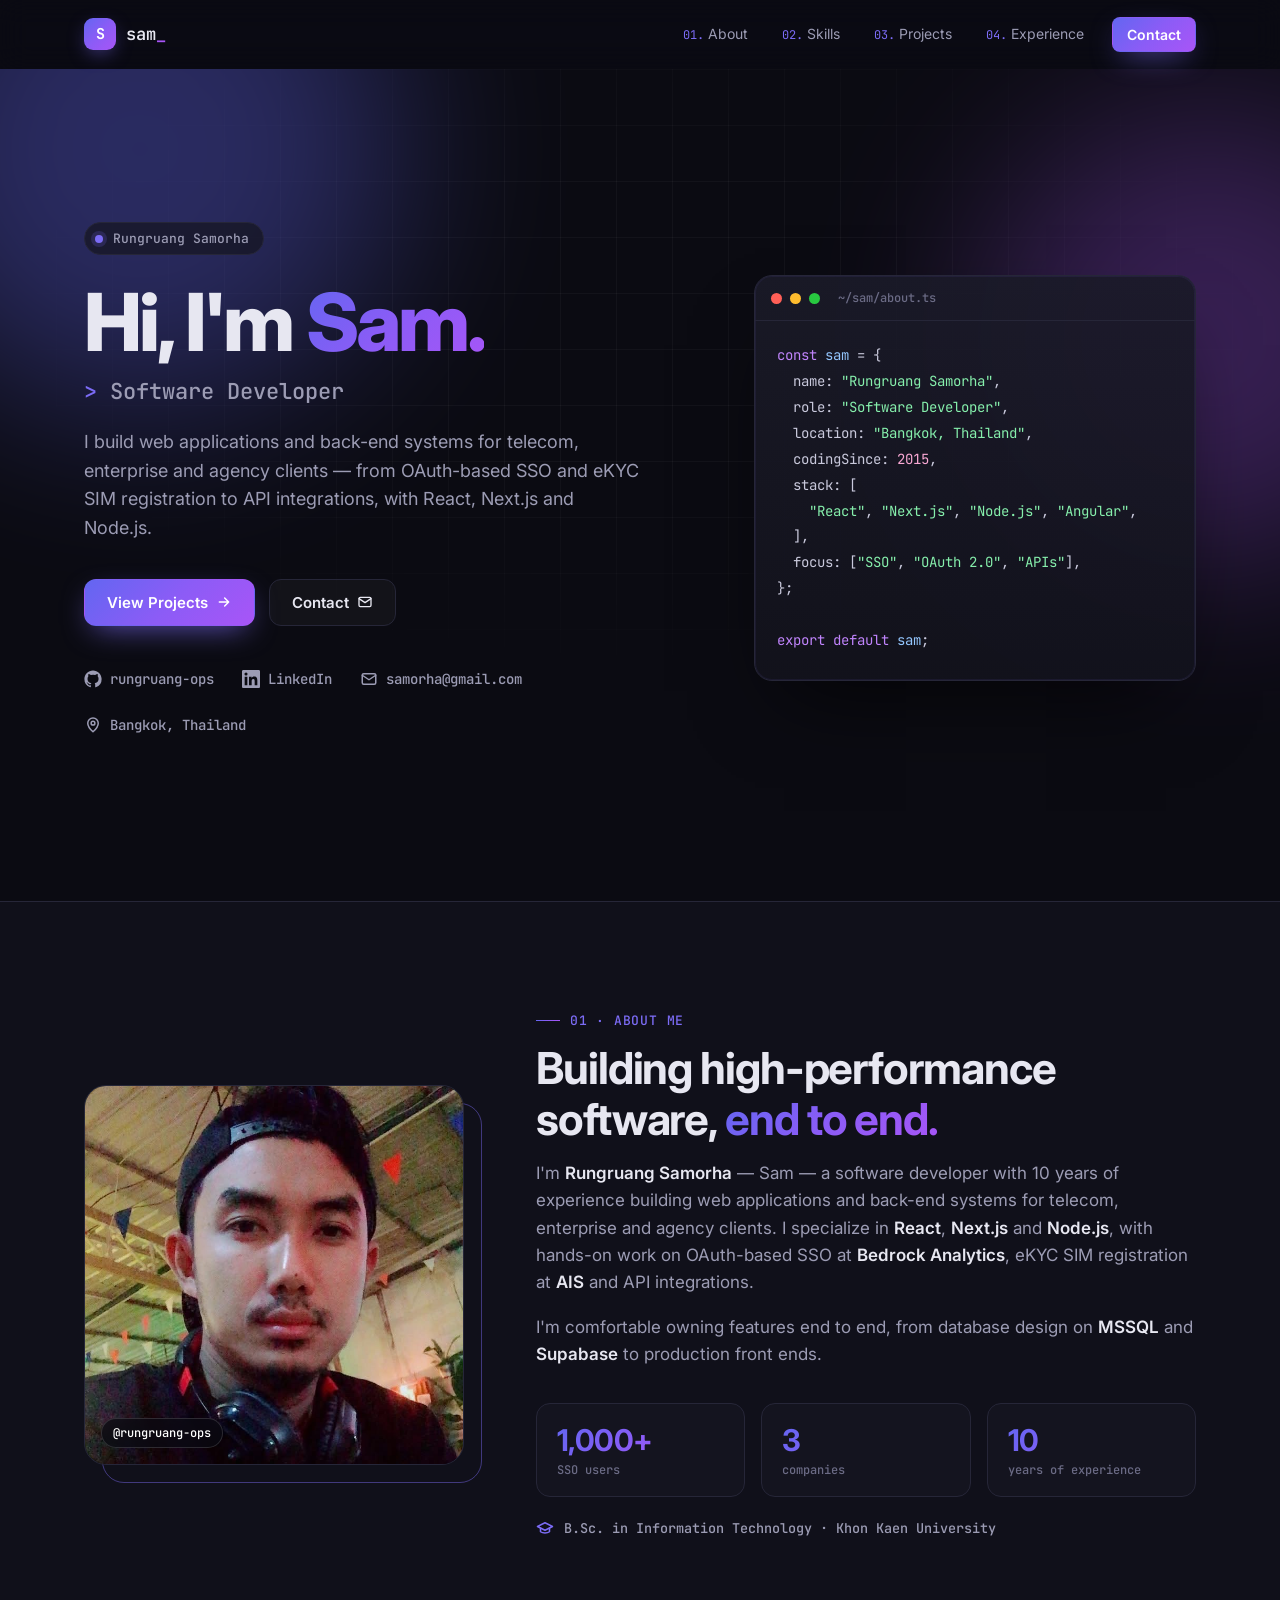
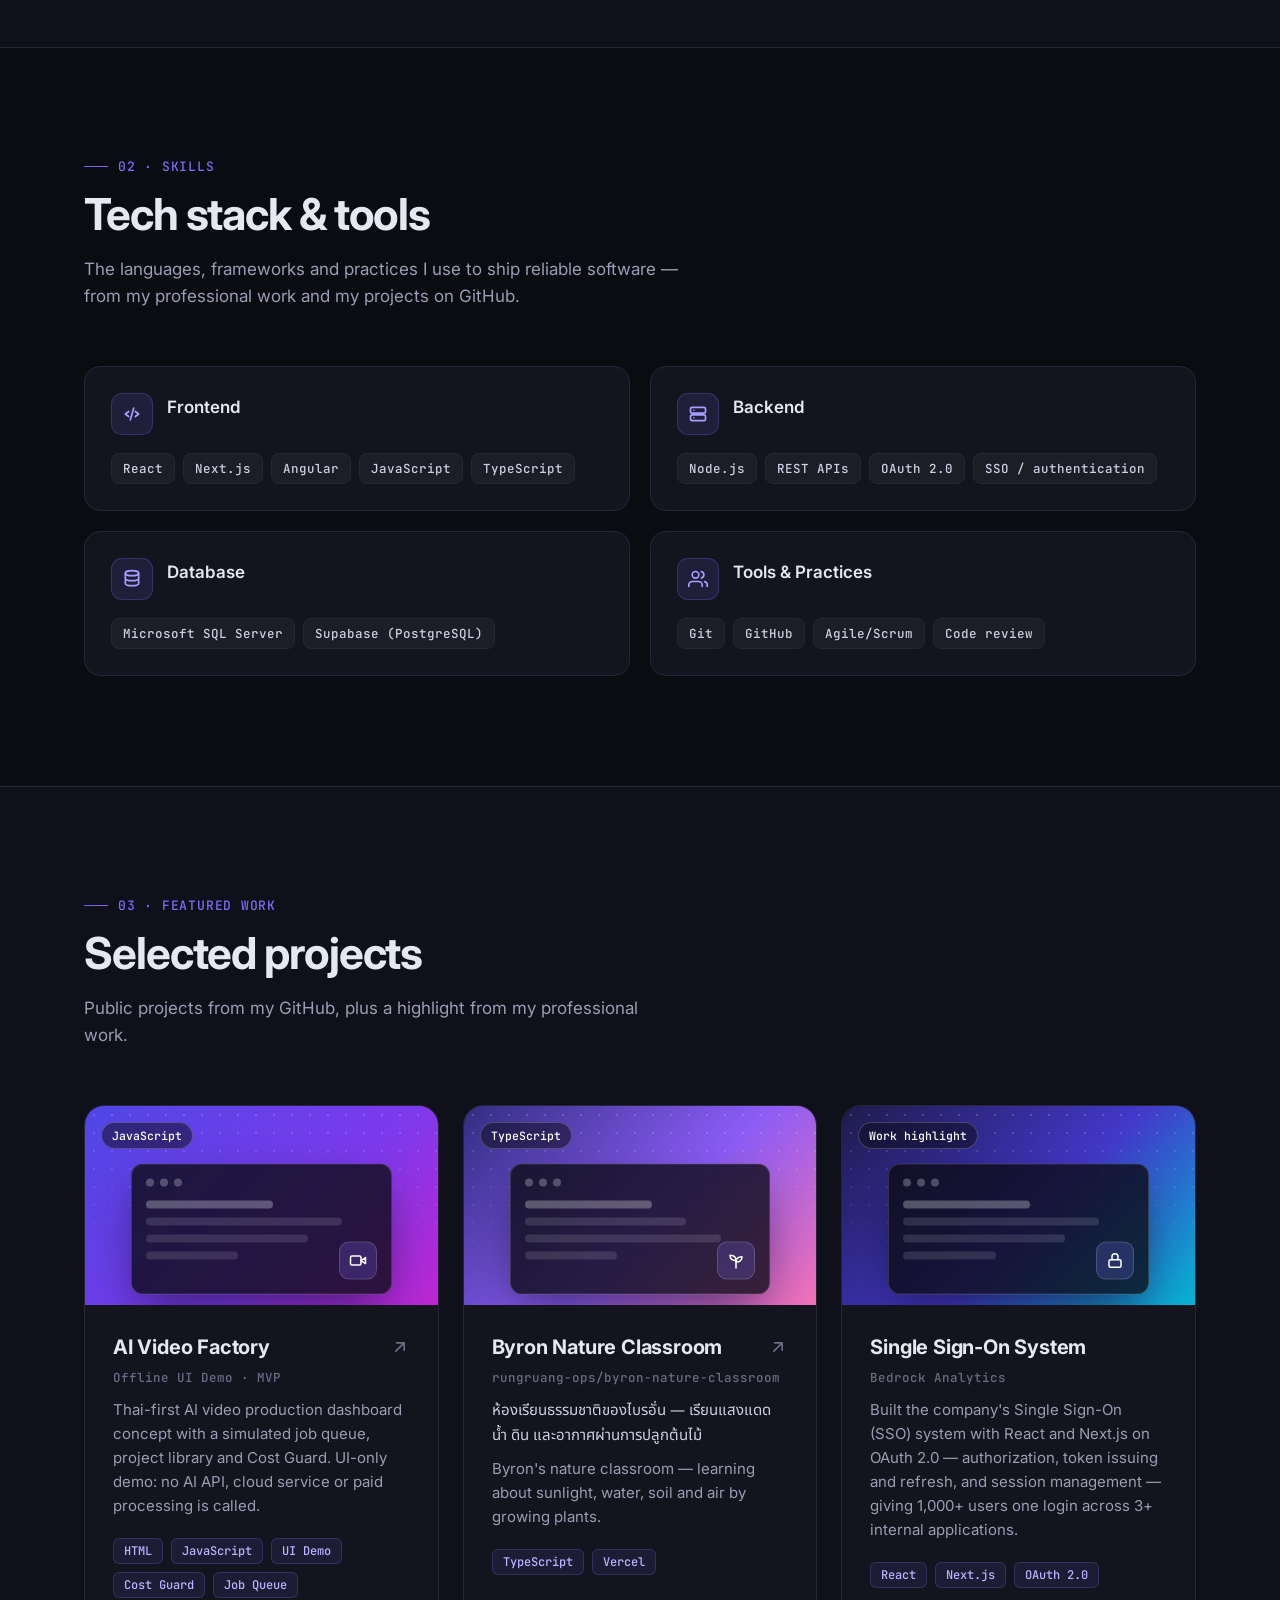
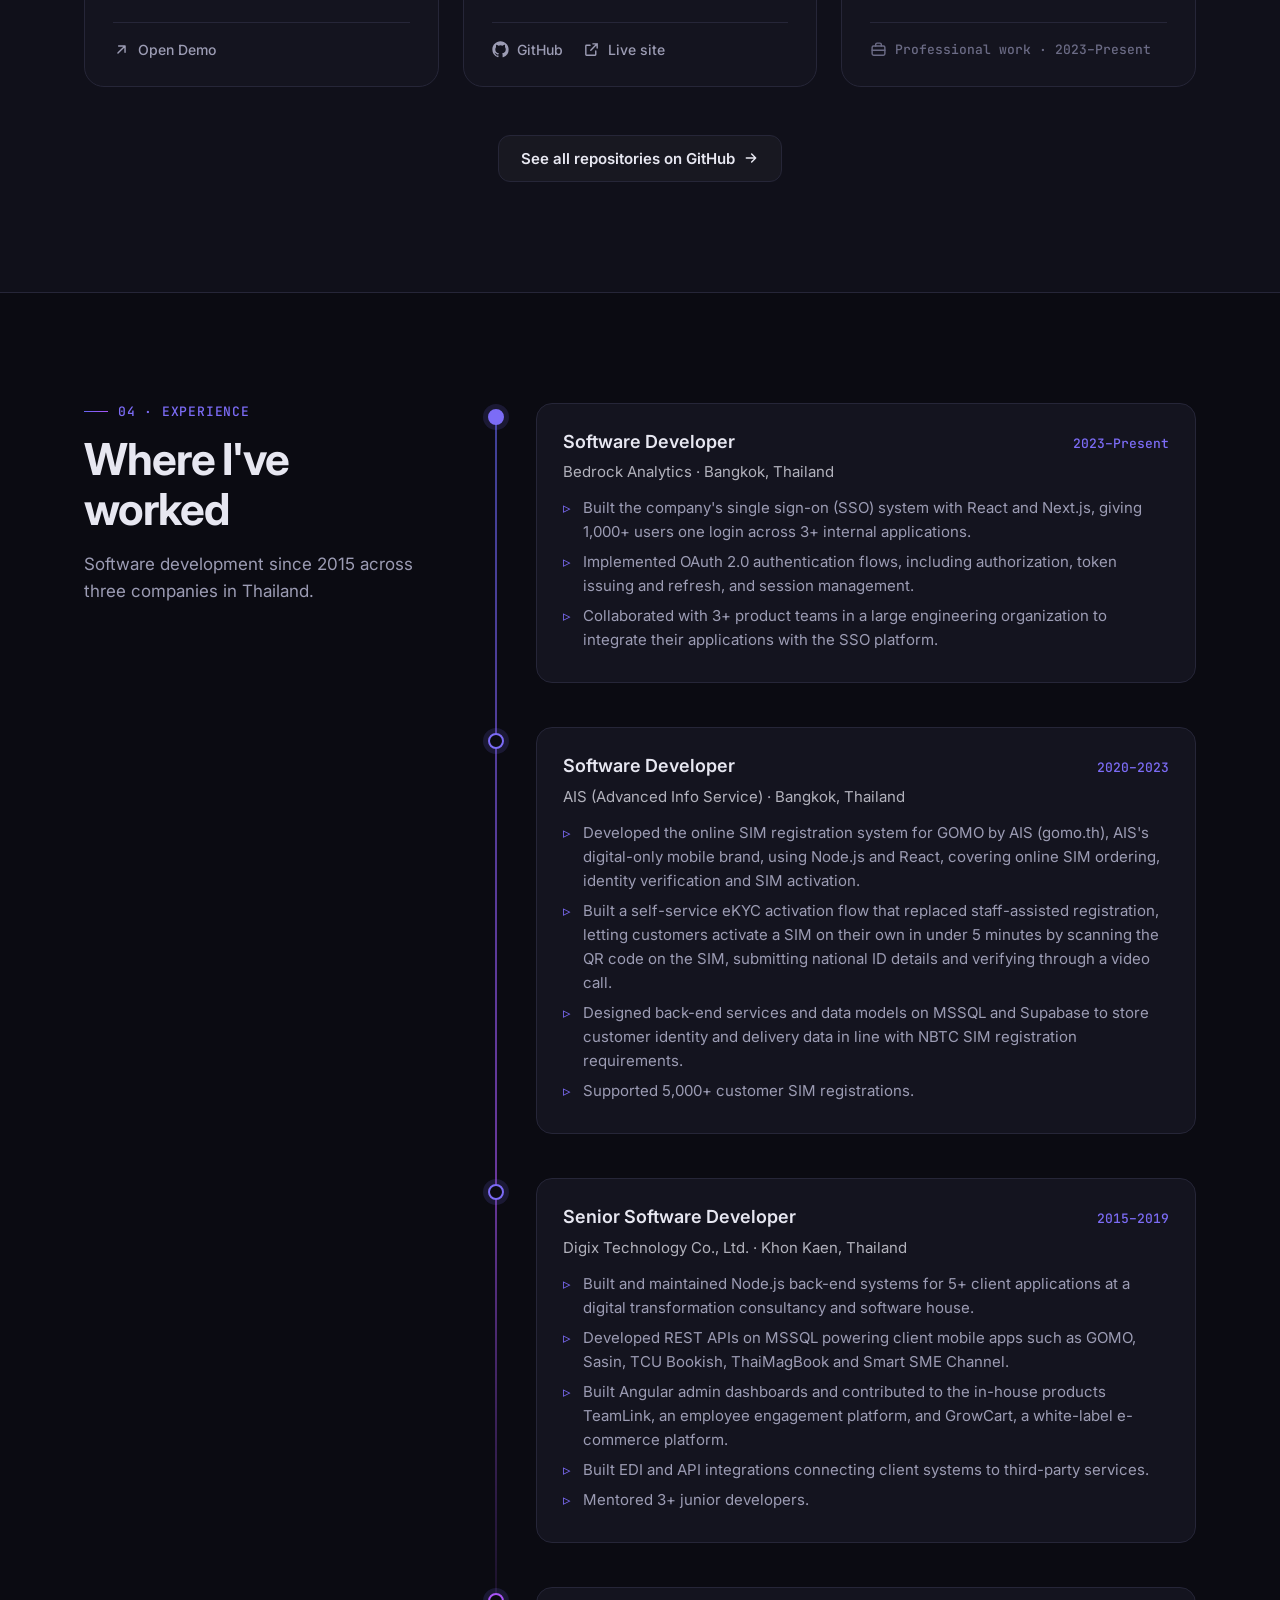
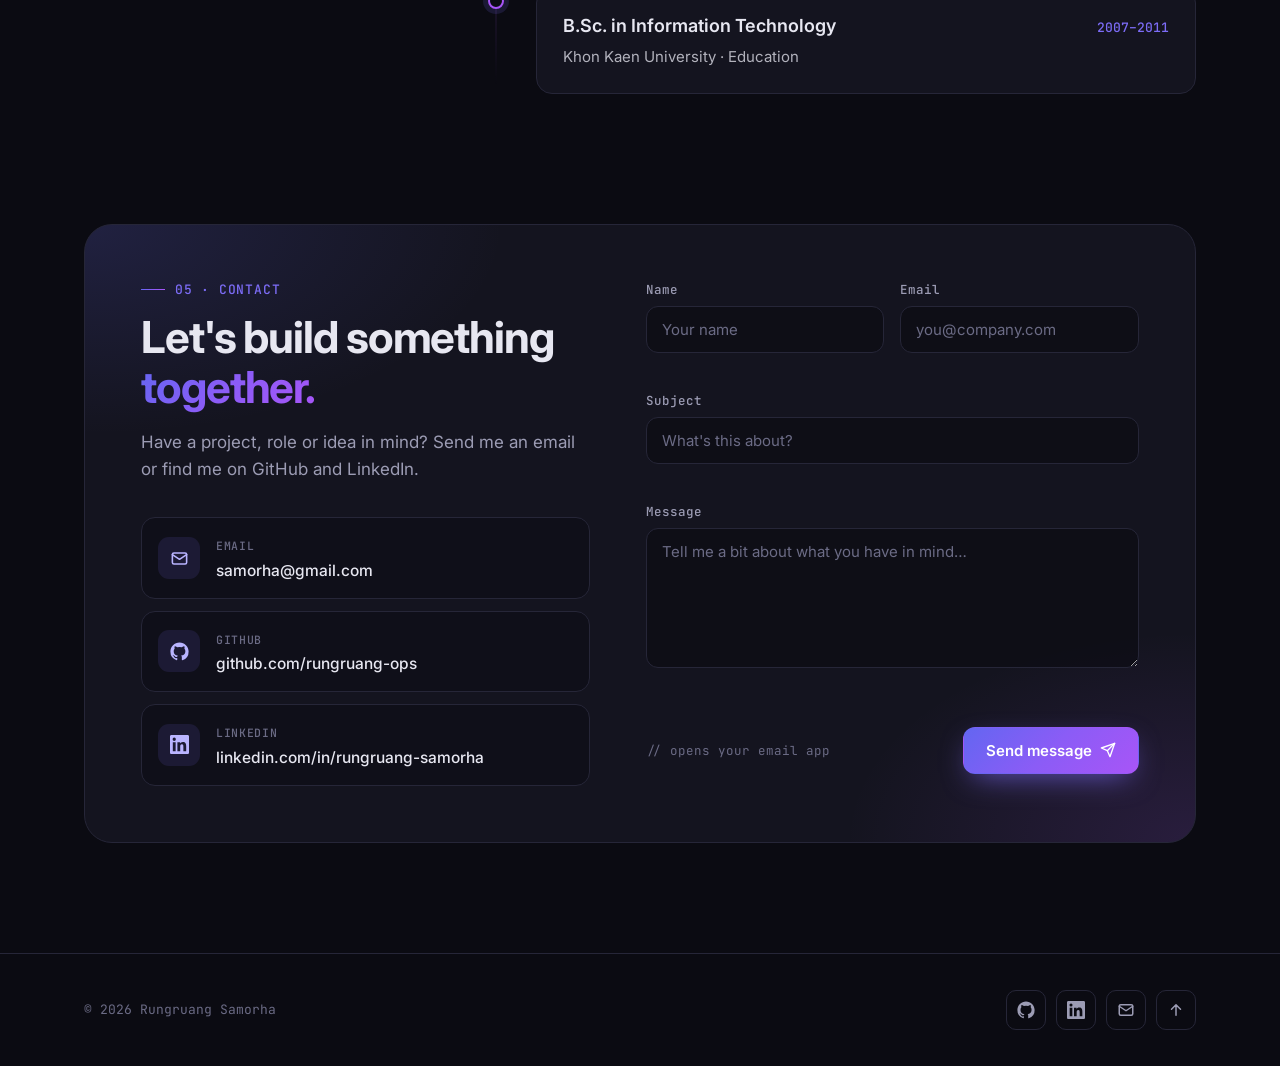
<file: index.html>
<!DOCTYPE html>
<html lang="en">
<head>
<meta charset="UTF-8" />
<meta name="viewport" content="width=device-width, initial-scale=1" />
<title>Rungruang Samorha (Sam) — Software Developer</title>
<meta name="description" content="Rungruang Samorha (Sam) is a software developer in Bangkok, Thailand with 10 years of experience building web applications and back-end systems with React, Next.js and Node.js." />
<meta name="author" content="Rungruang Samorha" />
<meta property="og:type" content="website" />
<meta property="og:title" content="Rungruang Samorha (Sam) — Software Developer" />
<meta property="og:description" content="Software Developer in Bangkok, Thailand. React, Next.js, Node.js, OAuth 2.0 SSO and API integrations." />
<meta property="og:image" content="https://avatars.githubusercontent.com/u/184741274?v=4" />
<meta name="twitter:card" content="summary" />
<meta name="twitter:title" content="Rungruang Samorha (Sam) — Software Developer" />
<meta name="twitter:description" content="Software Developer in Bangkok, Thailand. React, Next.js, Node.js, OAuth 2.0 SSO and API integrations." />
<meta name="theme-color" content="#0B0B12" />
<link rel="icon" href="assets/avatar.png" />
<link rel="preconnect" href="https://fonts.googleapis.com" />
<link rel="preconnect" href="https://fonts.gstatic.com" crossorigin />
<link href="https://fonts.googleapis.com/css2?family=Inter:wght@400;500;600;700;800&family=JetBrains+Mono:wght@400;500;600&family=Noto+Sans+Thai:wght@400;500;600;700&display=swap" rel="stylesheet" />
<style>
  :root {
    --bg: #0B0B12;
    --bg-2: #10101A;
    --surface: #14141F;
    --surface-2: #1A1A28;
    --border: #262638;
    --text: #E7E7F1;
    --muted: #9C9CB4;
    --dim: #6B6B85;
    --accent: #7C6CF6;
    --accent-1: #6366F1;
    --accent-2: #A855F7;
    --grad: linear-gradient(135deg, #6366F1 0%, #8B5CF6 50%, #A855F7 100%);
    --radius: 16px;
    --max: 1160px;
    --mono: "JetBrains Mono", "Noto Sans Thai", ui-monospace, SFMono-Regular, Menlo, monospace;
    --sans: "Inter", "Noto Sans Thai", system-ui, -apple-system, Segoe UI, Roboto, sans-serif;
  }
  * { box-sizing: border-box; margin: 0; padding: 0; }
  html { scroll-behavior: smooth; scroll-padding-top: 80px; }
  body {
    font-family: var(--sans);
    background: var(--bg);
    color: var(--text);
    line-height: 1.6;
    -webkit-font-smoothing: antialiased;
    overflow-x: hidden;
  }
  a { color: inherit; text-decoration: none; }
  img, svg { display: block; }
  ::selection { background: rgba(124,108,246,.35); }

  .container { width: 100%; max-width: var(--max); margin: 0 auto; padding: 0 24px; }
  .mono { font-family: var(--mono); }
  .grad-text { background: var(--grad); -webkit-background-clip: text; background-clip: text; color: transparent; }

  /* ---------- Nav ---------- */
  .nav {
    position: sticky; top: 0; z-index: 50;
    backdrop-filter: saturate(160%) blur(14px);
    -webkit-backdrop-filter: saturate(160%) blur(14px);
    background: rgba(11,11,18,.72);
    border-bottom: 1px solid transparent;
    transition: border-color .25s, background .25s;
  }
  .nav.scrolled { border-bottom-color: var(--border); background: rgba(11,11,18,.88); }
  .nav-inner { display: flex; align-items: center; justify-content: space-between; height: 68px; }
  .logo { font: 600 17px var(--mono); display: flex; align-items: center; gap: 10px; }
  .logo-mark {
    width: 32px; height: 32px; border-radius: 9px; background: var(--grad);
    display: grid; place-items: center; color: #fff; font-weight: 700; font-size: 15px;
    box-shadow: 0 6px 20px -6px rgba(124,108,246,.7);
  }
  .logo .cursor { color: var(--accent-2); animation: blink 1.1s steps(1) infinite; }
  @keyframes blink { 50% { opacity: 0; } }
  .nav-links { display: flex; align-items: center; gap: 6px; list-style: none; }
  .nav-links a {
    font-size: 14px; color: var(--muted); padding: 8px 14px; border-radius: 8px;
    transition: color .2s, background .2s;
  }
  .nav-links a:hover, .nav-links a.active { color: var(--text); background: rgba(255,255,255,.05); }
  .nav-links a .num { font-family: var(--mono); color: var(--accent); font-size: 12px; margin-right: 4px; }
  .nav-cta { margin-left: 8px; }
  .menu-btn {
    display: none; background: none; border: 1px solid var(--border); color: var(--text);
    width: 40px; height: 40px; border-radius: 10px; cursor: pointer; place-items: center;
  }

  /* ---------- Buttons ---------- */
  .btn {
    white-space: nowrap;
    display: inline-flex; align-items: center; gap: 8px;
    font: 600 15px var(--sans); padding: 13px 22px; border-radius: 12px;
    border: 1px solid transparent; cursor: pointer;
    transition: transform .2s, box-shadow .2s, background .2s, border-color .2s;
  }
  .btn svg { width: 16px; height: 16px; }
  .btn-primary { background: var(--grad); color: #fff; box-shadow: 0 10px 30px -10px rgba(124,108,246,.8); }
  .btn-primary:hover { transform: translateY(-2px); box-shadow: 0 16px 36px -10px rgba(124,108,246,.95); }
  .btn-ghost { background: rgba(255,255,255,.03); color: var(--text); border-color: var(--border); }
  .btn-ghost:hover { border-color: rgba(124,108,246,.6); background: rgba(124,108,246,.08); transform: translateY(-2px); }
  .btn-sm { padding: 9px 16px; font-size: 14px; border-radius: 10px; }

  /* ---------- Hero ---------- */
  .hero { position: relative; padding: 96px 0 110px; overflow: hidden; min-height: calc(100vh - 68px); display: flex; align-items: center; }
  .hero > .container { width: 100%; }
  .hero::before {
    content: ""; position: absolute; inset: 0;
    background-image:
      linear-gradient(rgba(255,255,255,.035) 1px, transparent 1px),
      linear-gradient(90deg, rgba(255,255,255,.035) 1px, transparent 1px);
    background-size: 56px 56px;
    mask-image: radial-gradient(ellipse 70% 60% at 50% 30%, #000 30%, transparent 75%);
    -webkit-mask-image: radial-gradient(ellipse 70% 60% at 50% 30%, #000 30%, transparent 75%);
    pointer-events: none;
  }
  .glow {
    position: absolute; border-radius: 50%; filter: blur(90px); opacity: .55; pointer-events: none;
  }
  .glow-1 { width: 520px; height: 520px; background: #6366F1; top: -180px; left: -120px; opacity: .35; }
  .glow-2 { width: 460px; height: 460px; background: #A855F7; top: 40px; right: -160px; opacity: .28; }
  .hero-grid { position: relative; display: grid; grid-template-columns: 1.25fr .9fr; gap: 56px; align-items: center; }
  .badge {
    display: inline-flex; align-items: center; gap: 10px;
    font: 500 13px var(--mono); color: var(--muted);
    padding: 7px 14px 7px 10px; border-radius: 999px;
    border: 1px solid var(--border); background: rgba(20,20,31,.7);
  }
  .dot { width: 8px; height: 8px; border-radius: 50%; background: #34D399; box-shadow: 0 0 0 4px rgba(52,211,153,.15); }
  .hero h1 {
    font-size: clamp(44px, 6.4vw, 80px); line-height: 1.02; letter-spacing: -.035em; font-weight: 800;
    margin: 26px 0 14px;
  }
  .hero .role { font: 500 clamp(18px, 2vw, 22px) var(--mono); color: var(--muted); margin-bottom: 22px; }
  .hero .role .prompt { color: var(--accent); }
  .hero p.tagline { font-size: 18px; color: var(--muted); max-width: 560px; margin-bottom: 36px; }
  .hero-actions { display: flex; gap: 14px; flex-wrap: wrap; }
  .hero-meta { display: flex; gap: 28px; margin-top: 44px; flex-wrap: wrap; }
  .hero-meta a { display: inline-flex; align-items: center; gap: 8px; color: var(--muted); font: 500 14px var(--mono); transition: color .2s; }
  .hero-meta a:hover { color: var(--text); }
  .hero-meta-item { display: inline-flex; align-items: center; gap: 8px; color: var(--muted); font: 500 14px var(--mono); }
  .hero-meta-item svg { width: 18px; height: 18px; }
  .hero-meta svg { width: 18px; height: 18px; }

  /* code card */
  .code-card {
    background: linear-gradient(180deg, rgba(26,26,40,.92), rgba(18,18,28,.92));
    border: 1px solid var(--border); border-radius: 18px;
    box-shadow: 0 40px 80px -30px rgba(0,0,0,.7), 0 0 0 1px rgba(124,108,246,.08) inset;
    overflow: hidden;
    transition: transform .4s, box-shadow .4s;
  }
  .js .code-card.reveal.in:hover, .code-card:hover { transform: translateY(-4px); box-shadow: 0 50px 90px -30px rgba(0,0,0,.75), 0 0 0 1px rgba(124,108,246,.25) inset; }
  .code-head { display: flex; align-items: center; gap: 8px; padding: 14px 16px; border-bottom: 1px solid var(--border); }
  .code-head span.c { width: 11px; height: 11px; border-radius: 50%; }
  .code-head .file { margin-left: 10px; font: 500 12px var(--mono); color: var(--dim); }
  .code-body { padding: 22px 22px 26px; font: 400 14px/1.85 var(--mono); color: #C9C9DC; white-space: pre; overflow-x: auto; }
  .tk-k { color: #C084FC; } .tk-v { color: #93C5FD; } .tk-s { color: #86EFAC; } .tk-c { color: var(--dim); } .tk-p { color: #F9A8D4; }

  /* ---------- Sections ---------- */
  section.block { padding: 110px 0; position: relative; }
  section.block.alt { background: var(--bg-2); border-top: 1px solid var(--border); border-bottom: 1px solid var(--border); }
  .eyebrow { font: 500 13px var(--mono); color: var(--accent); letter-spacing: .06em; text-transform: uppercase; display: flex; align-items: center; gap: 10px; }
  .eyebrow::before { content: ""; width: 24px; height: 1px; background: var(--grad); }
  .section-title { font-size: clamp(30px, 4vw, 44px); letter-spacing: -.025em; line-height: 1.15; font-weight: 700; margin: 14px 0 16px; }
  .section-sub { color: var(--muted); max-width: 600px; font-size: 17px; }
  .section-head { margin-bottom: 56px; }

  /* ---------- About ---------- */
  .about-grid { display: grid; grid-template-columns: 380px 1fr; gap: 72px; align-items: center; }
  .photo-wrap { position: relative; isolation: isolate; }
  .photo {
    aspect-ratio: 1 / 1; border-radius: 22px; position: relative; overflow: hidden;
    background: var(--surface); border: 1px solid var(--border);
  }
  .photo img { width: 100%; height: 100%; object-fit: cover; transition: transform .6s ease; }
  .photo-wrap:hover .photo img { transform: scale(1.03); }
  .photo-frame { position: absolute; inset: 18px -18px -18px 18px; border-radius: 22px; border: 1px solid rgba(124,108,246,.45); z-index: -1; }
  .photo-caption {
    position: absolute; left: 16px; bottom: 16px; z-index: 2;
    font: 500 12px var(--mono); color: #fff; background: rgba(11,11,18,.72); backdrop-filter: blur(6px);
    border: 1px solid rgba(255,255,255,.14); padding: 6px 11px; border-radius: 999px;
  }
  .about-text p { color: var(--muted); font-size: 17px; margin-bottom: 18px; }
  .about-text p strong { color: var(--text); font-weight: 600; }
  .edu-line { display: flex; align-items: center; gap: 10px; font: 500 13.5px var(--mono); color: var(--muted); margin-top: 22px; }
  .edu-line svg { width: 18px; height: 18px; color: var(--accent); flex: none; }
  .stats { display: grid; grid-template-columns: repeat(3, 1fr); gap: 16px; margin-top: 34px; }
  .stat { background: var(--surface); border: 1px solid var(--border); border-radius: 14px; padding: 18px 20px; }
  .stat b { display: block; font-size: 30px; line-height: 1.2; font-weight: 700; letter-spacing: -.02em; }
  .stat span { font: 500 12px/1.4 var(--mono); color: var(--dim); display: block; margin-top: 4px; }

  /* ---------- Skills ---------- */
  .skills-grid { display: grid; grid-template-columns: repeat(2, 1fr); gap: 20px; }
  .skill-head { display: flex; align-items: center; gap: 14px; margin-bottom: 18px; }
  .skill-head .skill-icon { margin-bottom: 0; }
  .skill-head h3 { margin-bottom: 0; }
  .skill-card .sub { font: 500 11.5px var(--mono); color: var(--dim); text-transform: uppercase; letter-spacing: .06em; margin: 16px 0 10px; }
  .skill-card {
    background: var(--surface); border: 1px solid var(--border); border-radius: var(--radius);
    padding: 26px; transition: border-color .25s, transform .25s, background .25s;
  }
  .skill-card:hover { border-color: rgba(124,108,246,.5); transform: translateY(-4px); background: var(--surface-2); }
  .skill-icon {
    width: 42px; height: 42px; border-radius: 11px; display: grid; place-items: center;
    background: rgba(124,108,246,.12); color: #A5A0FF; border: 1px solid rgba(124,108,246,.25); margin-bottom: 18px;
  }
  .skill-icon svg { width: 20px; height: 20px; }
  .skill-card h3 { font-size: 17px; font-weight: 600; margin-bottom: 14px; }
  .chips { display: flex; flex-wrap: wrap; gap: 8px; }
  .chip {
    font: 500 12.5px var(--mono); color: #CFCFE3; padding: 6px 11px; border-radius: 8px;
    background: rgba(255,255,255,.04); border: 1px solid var(--border);
    transition: border-color .2s, color .2s, background .2s;
  }
  .chip:hover { border-color: rgba(124,108,246,.6); color: #fff; background: rgba(124,108,246,.12); }

  /* ---------- Projects ---------- */
  .projects-grid { display: grid; grid-template-columns: repeat(3, 1fr); gap: 24px; }
  .project {
    background: var(--surface); border: 1px solid var(--border); border-radius: 20px; overflow: hidden;
    display: flex; flex-direction: column;
    transition: transform .3s, border-color .3s, box-shadow .3s;
  }
  .project:hover { transform: translateY(-6px); border-color: rgba(124,108,246,.5); box-shadow: 0 30px 60px -30px rgba(124,108,246,.45); }
  .project-media { position: relative; aspect-ratio: 16 / 9; overflow: hidden; display: grid; place-items: center; }
  .project-media .pattern {
    position: absolute; inset: 0; opacity: .25;
    background-image: radial-gradient(rgba(255,255,255,.7) 1px, transparent 1px);
    background-size: 18px 18px;
    mask-image: linear-gradient(180deg, #000, transparent 85%);
    -webkit-mask-image: linear-gradient(180deg, #000, transparent 85%);
  }
  .project-media .mock-window {
    position: relative; width: 74%; height: 66%; border-radius: 12px; transform: translateY(18%);
    background: rgba(11,11,18,.78); border: 1px solid rgba(255,255,255,.14);
    box-shadow: 0 20px 50px -10px rgba(0,0,0,.55);
    transition: transform .4s;
    padding: 14px;
  }
  .project:hover .mock-window { transform: translateY(12%); }
  .mock-window .bar { display: flex; gap: 6px; margin-bottom: 14px; }
  .mock-window .bar i { width: 8px; height: 8px; border-radius: 50%; background: rgba(255,255,255,.25); }
  .mock-window .ln { height: 8px; border-radius: 4px; background: rgba(255,255,255,.12); margin-bottom: 9px; }
  .mock-window .ln.a { width: 55%; background: rgba(255,255,255,.28); }
  .mock-window .ln.b { width: 85%; } .mock-window .ln.c { width: 70%; } .mock-window .ln.d { width: 40%; }
  .g1 { background: linear-gradient(135deg, #4F46E5, #7C3AED 60%, #C026D3); }
  .g2 { background: linear-gradient(135deg, #1E1B4B, #4338CA 55%, #06B6D4); }
  .g3 { background: linear-gradient(135deg, #312E81, #8B5CF6 55%, #F472B6); }
  .g4 { background: linear-gradient(135deg, #0F172A, #3730A3 50%, #A855F7); }
  .project-tag {
    position: absolute; top: 16px; left: 16px; z-index: 2;
    font: 500 11.5px var(--mono); color: #fff; background: rgba(11,11,18,.5);
    border: 1px solid rgba(255,255,255,.2); padding: 5px 10px; border-radius: 999px; backdrop-filter: blur(6px);
  }
  .project-body { padding: 26px 28px 28px; display: flex; flex-direction: column; flex: 1; }
  .project-body h3 { font-size: 20px; font-weight: 700; letter-spacing: -.01em; margin-bottom: 10px; display: flex; align-items: center; justify-content: space-between; gap: 12px; }
  .project-body h3 .arrow { width: 20px; height: 20px; color: var(--dim); transition: transform .25s, color .25s; flex: none; }
  .project:hover h3 .arrow { transform: translate(3px,-3px); color: var(--accent-2); }
  .project-body p { color: var(--muted); font-size: 15px; margin-bottom: 20px; }
  .project-body .repo { font: 500 12.5px var(--mono); color: var(--dim); margin: -4px 0 12px; }
  .project-body .thai { font-family: "Noto Sans Thai", var(--sans); color: #CFCFE3; font-size: 15px; margin-bottom: 8px; line-height: 1.7; }
  .project-links .meta { font: 500 13px var(--mono); color: var(--dim); display: inline-flex; align-items: center; gap: 8px; }
  .mock-window .glyph { position: absolute; right: 14px; bottom: 14px; width: 38px; height: 38px; border-radius: 10px; display: grid; place-items: center; background: rgba(124,108,246,.22); border: 1px solid rgba(255,255,255,.16); color: #fff; }
  .mock-window .glyph svg { width: 18px; height: 18px; }
  .tags { display: flex; flex-wrap: wrap; gap: 8px; margin-bottom: 24px; }
  .tag { font: 500 12px var(--mono); color: #B9B4FF; background: rgba(124,108,246,.1); border: 1px solid rgba(124,108,246,.22); padding: 4px 10px; border-radius: 6px; }
  .project-links { display: flex; gap: 20px; margin-top: auto; padding-top: 18px; border-top: 1px solid var(--border); }
  .project-links a { display: inline-flex; align-items: center; gap: 8px; font: 500 14px var(--sans); color: var(--muted); transition: color .2s; }
  .project-links a:hover { color: var(--text); }
  .project-links svg { width: 17px; height: 17px; }
  .more-link { text-align: center; margin-top: 48px; }

  /* ---------- Experience ---------- */
  .exp-grid { display: grid; grid-template-columns: 340px 1fr; gap: 64px; align-items: start; }
  .exp-grid .section-head { position: sticky; top: 120px; margin-bottom: 0; }
  .timeline { position: relative; }
  .timeline::before { content: ""; position: absolute; left: 7px; top: 8px; bottom: 8px; width: 2px; background: linear-gradient(180deg, #6366F1, #A855F7 60%, transparent); opacity: .6; }
  .t-item { position: relative; padding-left: 48px; padding-bottom: 44px; }
  .t-item:last-child { padding-bottom: 0; }
  .t-dot {
    position: absolute; left: 0; top: 6px; width: 16px; height: 16px; border-radius: 50%;
    background: var(--bg); border: 2px solid var(--accent);
    box-shadow: 0 0 0 5px rgba(124,108,246,.15);
  }
  .t-item.current .t-dot { background: var(--accent); }
  .t-card { background: var(--surface); border: 1px solid var(--border); border-radius: var(--radius); padding: 24px 26px; transition: border-color .25s, transform .25s; }
  .t-card:hover { border-color: rgba(124,108,246,.45); transform: translateX(4px); }
  .t-top { display: flex; justify-content: space-between; align-items: baseline; gap: 16px; flex-wrap: wrap; margin-bottom: 4px; }
  .t-top h3 { font-size: 18px; font-weight: 600; }
  .t-date { font: 500 13px var(--mono); color: var(--accent); white-space: nowrap; }
  .t-company { color: var(--text); opacity: .75; font-size: 15px; margin-bottom: 12px; }
  .t-item.edu .t-dot { border-color: var(--accent-2); }
  .t-card ul { list-style: none; color: var(--muted); font-size: 15px; }
  .t-card li { position: relative; padding-left: 20px; margin-bottom: 6px; }
  .t-card li::before { content: "▹"; position: absolute; left: 0; color: var(--accent); }

  /* ---------- Contact ---------- */
  .contact-wrap {
    display: grid; grid-template-columns: 1fr 1.1fr; gap: 56px;
    background:
      radial-gradient(600px 300px at 0% 0%, rgba(99,102,241,.16), transparent 70%),
      radial-gradient(500px 300px at 100% 100%, rgba(168,85,247,.14), transparent 70%),
      var(--surface);
    border: 1px solid var(--border); border-radius: 28px; padding: 56px;
  }
  .form-note a { color: var(--muted); text-decoration: underline; text-underline-offset: 3px; }
  .contact-list { list-style: none; margin-top: 34px; display: grid; gap: 12px; }
  .contact-list a {
    display: flex; align-items: center; gap: 16px; padding: 14px 16px; border-radius: 14px;
    border: 1px solid var(--border); background: rgba(11,11,18,.45);
    transition: border-color .2s, transform .2s, background .2s;
  }
  .contact-list a:hover { border-color: rgba(124,108,246,.55); transform: translateX(4px); background: rgba(124,108,246,.07); }
  .c-icon { width: 42px; height: 42px; border-radius: 11px; display: grid; place-items: center; background: rgba(124,108,246,.12); color: #B9B4FF; flex: none; }
  .c-icon svg { width: 19px; height: 19px; }
  .c-label { font: 500 11.5px var(--mono); color: var(--dim); text-transform: uppercase; letter-spacing: .06em; }
  .c-value { font-size: 15.5px; font-weight: 500; overflow-wrap: anywhere; }
  form { display: grid; gap: 16px; }
  .row-2 { display: grid; grid-template-columns: 1fr 1fr; gap: 16px; }
  label { display: block; font: 500 12.5px var(--mono); color: var(--muted); margin-bottom: 8px; }
  input, textarea {
    width: 100%; font: 400 15px var(--sans); color: var(--text);
    background: rgba(11,11,18,.6); border: 1px solid var(--border); border-radius: 12px;
    padding: 13px 15px; outline: none; transition: border-color .2s, box-shadow .2s;
  }
  input::placeholder, textarea::placeholder { color: var(--dim); }
  input:focus, textarea:focus { border-color: var(--accent); box-shadow: 0 0 0 4px rgba(124,108,246,.18); }
  textarea { min-height: 140px; resize: vertical; }
  .form-note { font: 400 12.5px var(--mono); color: var(--dim); }
  .form-foot { display: flex; align-items: center; justify-content: space-between; gap: 16px; flex-wrap: wrap; }

  /* ---------- Footer ---------- */
  footer { border-top: 1px solid var(--border); padding: 36px 0; }
  .footer-inner { display: flex; align-items: center; justify-content: space-between; gap: 20px; flex-wrap: wrap; }
  .footer-inner p { font: 400 13px var(--mono); color: var(--dim); }
  .socials { display: flex; gap: 10px; }
  .socials a { width: 40px; height: 40px; border-radius: 10px; border: 1px solid var(--border); display: grid; place-items: center; color: var(--muted); transition: color .2s, border-color .2s, transform .2s; }
  .socials a:hover { color: var(--text); border-color: rgba(124,108,246,.6); transform: translateY(-2px); }
  .socials svg { width: 18px; height: 18px; }

  /* ---------- Reveal ---------- */
  .js .reveal { opacity: 0; transform: translateY(18px); transition: opacity .7s ease, transform .7s ease; }
  .js .reveal.in { opacity: 1; transform: none; }
  @media (prefers-reduced-motion: reduce) {
    html { scroll-behavior: auto; }
    .js .reveal { opacity: 1; transform: none; transition: none; }
    .logo .cursor { animation: none; }
  }

  /* ---------- Responsive ---------- */
  @media (max-width: 1024px) {
    .about-grid { grid-template-columns: 300px 1fr; gap: 48px; }
    .contact-wrap { padding: 40px; gap: 40px; }
  }
  @media (max-width: 1080px) {
    .projects-grid { grid-template-columns: 1fr 1fr; }
    .projects-grid .project:last-child { grid-column: 1 / -1; }
  }
  @media (max-width: 880px) {
    .projects-grid { grid-template-columns: 1fr; }
    .projects-grid .project:last-child { grid-column: auto; }
    .skills-grid { grid-template-columns: 1fr; }
    .hero { padding: 80px 0 80px; }
    .hero-grid { grid-template-columns: 1fr; gap: 48px; }
    .code-card { transform: none; }
    .about-grid { grid-template-columns: 1fr; gap: 48px; }
    .photo-wrap { max-width: 320px; }
    .exp-grid { grid-template-columns: 1fr; gap: 0; }
    .exp-grid .section-head { position: static; margin-bottom: 40px; }
    .hero { min-height: 0; }
    .contact-wrap { grid-template-columns: 1fr; }
    .menu-btn { display: grid; }
    .nav-links {
      position: absolute; top: 68px; left: 0; right: 0; flex-direction: column; align-items: stretch; gap: 2px;
      background: #0E0E17; border-bottom: 1px solid var(--border); padding: 12px 20px 20px; box-shadow: 0 24px 40px -12px rgba(0,0,0,.6);
      transform: translateY(-8px); opacity: 0; pointer-events: none; transition: opacity .2s, transform .2s;
    }
    .nav-links.open { opacity: 1; transform: none; pointer-events: auto; }
    .nav-links a { display: block; padding: 13px 14px; font-size: 16px; border-bottom: 1px solid rgba(255,255,255,.04); }
    .nav-cta a { border-bottom: 0 !important; }
    .nav-cta { margin: 8px 0 0; }
    .nav-cta .btn { display: flex; width: 100%; justify-content: center; }
  }
  @media (max-width: 560px) {
    .container { padding: 0 20px; }
    section.block { padding: 80px 0; }
    .section-head { margin-bottom: 40px; }
    .hero { padding: 64px 0 72px; }
    .hero p.tagline { font-size: 16.5px; }
    .hero-actions .btn { flex: 1; justify-content: center; }
    .hero-meta { gap: 18px; margin-top: 34px; }
    .code-body { font-size: 11.5px; padding: 16px; }
    .skills-grid { grid-template-columns: 1fr; }
    .stats { grid-template-columns: repeat(3, 1fr); gap: 10px; }
    .stat { padding: 14px; }
    .stat b { font-size: 22px; }
    .stat span { font-size: 11px; }
    .project-body { padding: 22px; }
    .contact-wrap { padding: 28px 22px; border-radius: 22px; }
    .row-2 { grid-template-columns: 1fr; }
    .form-foot .btn { width: 100%; justify-content: center; }
    .t-item { padding-left: 36px; }
    .t-card { padding: 20px; }
    .t-top { flex-direction: column-reverse; align-items: flex-start; gap: 2px; margin-bottom: 6px; }
    .photo-wrap { max-width: 260px; }
    .skill-card { padding: 22px; }
    .hero-actions .btn { padding: 13px 16px; }
    .about-grid { gap: 40px; }
    .footer-inner { flex-direction: column-reverse; text-align: center; }
  }
</style>
</head>
<body>

<!-- ================= NAV ================= -->
<header class="nav" id="nav">
  <div class="container nav-inner">
    <a href="#top" class="logo" aria-label="Home">
      <span class="logo-mark">S</span>
      <span>sam<span class="cursor">_</span></span>
    </a>
    <button class="menu-btn" id="menuBtn" aria-label="Toggle menu" aria-expanded="false">
      <svg width="20" height="20" viewBox="0 0 24 24" fill="none" stroke="currentColor" stroke-width="2" stroke-linecap="round"><path d="M4 7h16M4 12h16M4 17h16"/></svg>
    </button>
    <ul class="nav-links" id="navLinks">
      <li><a href="#about"><span class="num">01.</span>About</a></li>
      <li><a href="#skills"><span class="num">02.</span>Skills</a></li>
      <li><a href="#projects"><span class="num">03.</span>Projects</a></li>
      <li><a href="#experience"><span class="num">04.</span>Experience</a></li>
      <li class="nav-cta"><a href="#contact" class="btn btn-primary btn-sm" style="color:#fff">Contact</a></li>
    </ul>
  </div>
</header>

<main id="top">

<!-- ================= HERO ================= -->
<section class="hero">
  <div class="glow glow-1"></div>
  <div class="glow glow-2"></div>
  <div class="container hero-grid">
    <div class="reveal">
      <span class="badge"><span class="dot" style="background:var(--accent);box-shadow:0 0 0 4px rgba(124,108,246,.18)"></span>Rungruang Samorha</span>
      <h1>Hi, I'm <span class="grad-text">Sam.</span></h1>
      <div class="role"><span class="prompt">&gt;</span> Software Developer</div>
      <p class="tagline">I build web applications and back-end systems for telecom, enterprise and agency clients — from OAuth-based SSO and eKYC SIM registration to API integrations, with React, Next.js and Node.js.</p>
      <div class="hero-actions">
        <a href="#projects" class="btn btn-primary">View Projects <svg viewBox="0 0 24 24" fill="none" stroke="currentColor" stroke-width="2.2" stroke-linecap="round" stroke-linejoin="round"><path d="M5 12h14M13 6l6 6-6 6"/></svg></a>
        <a href="#contact" class="btn btn-ghost">Contact <svg viewBox="0 0 24 24" fill="none" stroke="currentColor" stroke-width="2" stroke-linecap="round" stroke-linejoin="round"><rect x="3" y="5" width="18" height="14" rx="2"/><path d="m3 7 9 6 9-6"/></svg></a>
      </div>
      <div class="hero-meta">
        <a href="https://github.com/rungruang-ops" target="_blank" rel="noopener"><svg viewBox="0 0 24 24" fill="currentColor"><path d="M12 .5C5.65.5.5 5.65.5 12a11.5 11.5 0 0 0 7.86 10.92c.58.1.79-.25.79-.56v-2c-3.2.7-3.88-1.37-3.88-1.37-.52-1.33-1.28-1.69-1.28-1.69-1.05-.72.08-.7.08-.7 1.16.08 1.77 1.19 1.77 1.19 1.03 1.77 2.7 1.26 3.36.96.1-.75.4-1.26.73-1.55-2.55-.29-5.24-1.28-5.24-5.68 0-1.26.45-2.28 1.19-3.09-.12-.29-.52-1.46.11-3.05 0 0 .97-.31 3.17 1.18a11 11 0 0 1 5.77 0c2.2-1.49 3.17-1.18 3.17-1.18.63 1.59.23 2.76.11 3.05.74.81 1.19 1.83 1.19 3.09 0 4.41-2.69 5.38-5.25 5.67.41.36.78 1.06.78 2.14v3.17c0 .31.21.67.8.56A11.5 11.5 0 0 0 23.5 12C23.5 5.65 18.35.5 12 .5Z"/></svg> rungruang-ops</a>
        <a href="https://www.linkedin.com/in/rungruang-samorha-30459333a" target="_blank" rel="noopener"><svg viewBox="0 0 24 24" fill="currentColor"><path d="M20.45 20.45h-3.56v-5.57c0-1.33-.02-3.04-1.85-3.04-1.85 0-2.14 1.45-2.14 2.94v5.67H9.35V9h3.41v1.56h.05c.48-.9 1.64-1.85 3.37-1.85 3.6 0 4.27 2.37 4.27 5.46v6.28ZM5.34 7.43a2.06 2.06 0 1 1 0-4.13 2.06 2.06 0 0 1 0 4.13ZM7.12 20.45H3.56V9h3.56v11.45ZM22.22 0H1.77C.79 0 0 .77 0 1.73v20.54C0 23.23.79 24 1.77 24h20.45c.98 0 1.78-.77 1.78-1.73V1.73C24 .77 23.2 0 22.22 0Z"/></svg> LinkedIn</a>
        <a href="mailto:samorha@gmail.com"><svg viewBox="0 0 24 24" fill="none" stroke="currentColor" stroke-width="2" stroke-linecap="round" stroke-linejoin="round"><rect x="3" y="5" width="18" height="14" rx="2"/><path d="m3 7 9 6 9-6"/></svg> samorha@gmail.com</a>
        <span class="hero-meta-item"><svg viewBox="0 0 24 24" fill="none" stroke="currentColor" stroke-width="2" stroke-linecap="round" stroke-linejoin="round"><path d="M12 21s-7-6.2-7-11.5A7 7 0 0 1 19 9.5C19 14.8 12 21 12 21Z"/><circle cx="12" cy="9.5" r="2.5"/></svg> Bangkok, Thailand</span>
      </div>
    </div>

    <div class="code-card reveal" aria-hidden="true">
      <div class="code-head">
        <span class="c" style="background:#FF5F57"></span><span class="c" style="background:#FEBC2E"></span><span class="c" style="background:#28C840"></span>
        <span class="file">~/sam/about.ts</span>
      </div>
<div class="code-body"><span class="tk-k">const</span> <span class="tk-v">sam</span> = {
  name: <span class="tk-s">"Rungruang Samorha"</span>,
  role: <span class="tk-s">"Software Developer"</span>,
  location: <span class="tk-s">"Bangkok, Thailand"</span>,
  codingSince: <span class="tk-p">2015</span>,
  stack: [
    <span class="tk-s">"React"</span>, <span class="tk-s">"Next.js"</span>, <span class="tk-s">"Node.js"</span>, <span class="tk-s">"Angular"</span>,
  ],
  focus: [<span class="tk-s">"SSO"</span>, <span class="tk-s">"OAuth 2.0"</span>, <span class="tk-s">"APIs"</span>],
};

<span class="tk-k">export default</span> <span class="tk-v">sam</span>;</div>
    </div>
  </div>
</section>

<!-- ================= ABOUT ================= -->
<section class="block alt" id="about">
  <div class="container about-grid">
    <div class="photo-wrap reveal">
      <div class="photo-frame"></div>
      <div class="photo">
        <img src="assets/photo.jpg" alt="Portrait of Rungruang Samorha (Sam)" width="448" height="448" />
        <span class="photo-caption">@rungruang-ops</span>
      </div>
    </div>
    <div class="about-text reveal">
      <div class="eyebrow">01 · About me</div>
      <h2 class="section-title">Building high-performance software, <span class="grad-text">end to end.</span></h2>
      <p>I'm <strong>Rungruang Samorha</strong> — Sam — a software developer with 10 years of experience building web applications and back-end systems for telecom, enterprise and agency clients. I specialize in <strong>React</strong>, <strong>Next.js</strong> and <strong>Node.js</strong>, with hands-on work on OAuth-based SSO at <strong>Bedrock Analytics</strong>, eKYC SIM registration at <strong>AIS</strong> and API integrations.</p>
      <p>I'm comfortable owning features end to end, from database design on <strong>MSSQL</strong> and <strong>Supabase</strong> to production front ends.</p>
      <div class="stats">
        <div class="stat"><b class="grad-text">1,000+</b><span>SSO users</span></div>
        <div class="stat"><b class="grad-text">3</b><span>companies</span></div>
        <div class="stat"><b class="grad-text">10</b><span>years of experience</span></div>
      </div>
      <div class="edu-line"><svg viewBox="0 0 24 24" fill="none" stroke="currentColor" stroke-width="2" stroke-linecap="round" stroke-linejoin="round"><path d="M22 10 12 5 2 10l10 5 10-5Z"/><path d="M6 12v5c3 2 9 2 12 0v-5"/></svg> B.Sc. in Information Technology · Khon Kaen University</div>
    </div>
  </div>
</section>

<!-- ================= SKILLS ================= -->
<section class="block" id="skills">
  <div class="container">
    <div class="section-head reveal">
      <div class="eyebrow">02 · Skills</div>
      <h2 class="section-title">Tech stack &amp; tools</h2>
      <p class="section-sub">The languages, frameworks and practices I use to ship reliable software — from my professional work and my projects on GitHub.</p>
    </div>
    <div class="skills-grid">
      <div class="skill-card reveal">
        <div class="skill-head">
          <div class="skill-icon"><svg viewBox="0 0 24 24" fill="none" stroke="currentColor" stroke-width="2" stroke-linecap="round" stroke-linejoin="round"><path d="m8 9-4 3 4 3M16 9l4 3-4 3M14 5l-4 14"/></svg></div>
          <h3>Frontend</h3>
        </div>
        <div class="chips"><span class="chip">React</span><span class="chip">Next.js</span><span class="chip">Angular</span><span class="chip">JavaScript</span><span class="chip">TypeScript</span></div>
      </div>
      <div class="skill-card reveal">
        <div class="skill-head">
          <div class="skill-icon"><svg viewBox="0 0 24 24" fill="none" stroke="currentColor" stroke-width="2" stroke-linecap="round" stroke-linejoin="round"><rect x="3" y="4" width="18" height="7" rx="2"/><rect x="3" y="13" width="18" height="7" rx="2"/><path d="M7 7.5h.01M7 16.5h.01"/></svg></div>
          <h3>Backend</h3>
        </div>
        <div class="chips"><span class="chip">Node.js</span><span class="chip">REST APIs</span><span class="chip">OAuth 2.0</span><span class="chip">SSO / authentication</span></div>
      </div>
      <div class="skill-card reveal">
        <div class="skill-head">
          <div class="skill-icon"><svg viewBox="0 0 24 24" fill="none" stroke="currentColor" stroke-width="2" stroke-linecap="round" stroke-linejoin="round"><ellipse cx="12" cy="5" rx="8" ry="3"/><path d="M4 5v6c0 1.7 3.6 3 8 3s8-1.3 8-3V5M4 11v6c0 1.7 3.6 3 8 3s8-1.3 8-3v-6"/></svg></div>
          <h3>Database</h3>
        </div>
        <div class="chips"><span class="chip">Microsoft SQL Server</span><span class="chip">Supabase (PostgreSQL)</span></div>
      </div>
      <div class="skill-card reveal">
        <div class="skill-head">
          <div class="skill-icon"><svg viewBox="0 0 24 24" fill="none" stroke="currentColor" stroke-width="2" stroke-linecap="round" stroke-linejoin="round"><path d="M17 21v-2a4 4 0 0 0-4-4H5a4 4 0 0 0-4 4v2"/><circle cx="9" cy="7" r="4"/><path d="M23 21v-2a4 4 0 0 0-3-3.87M16 3.13a4 4 0 0 1 0 7.75"/></svg></div>
          <h3>Tools &amp; Practices</h3>
        </div>
        <div class="chips"><span class="chip">Git</span><span class="chip">GitHub</span><span class="chip">Agile/Scrum</span><span class="chip">Code review</span></div>
      </div>
    </div>
  </div>
</section>

<!-- ================= PROJECTS ================= -->
<section class="block alt" id="projects">
  <div class="container">
    <div class="section-head reveal">
      <div class="eyebrow">03 · Featured work</div>
      <h2 class="section-title">Selected projects</h2>
      <p class="section-sub">Public projects from my GitHub, plus a highlight from my professional work.</p>
    </div>
    <div class="projects-grid">
      <article class="project reveal">
        <div class="project-media g1">
          <span class="project-tag">JavaScript</span>
          <div class="pattern"></div>
          <div class="mock-window"><div class="bar"><i></i><i></i><i></i></div><div class="ln a"></div><div class="ln b"></div><div class="ln c"></div><div class="ln d"></div><span class="glyph"><svg viewBox="0 0 24 24" fill="none" stroke="currentColor" stroke-width="2" stroke-linecap="round" stroke-linejoin="round"><rect x="2" y="6" width="14" height="12" rx="2"/><path d="m22 8-6 4 6 4V8Z"/></svg></span></div>
        </div>
        <div class="project-body">
          <h3>AI Video Factory <svg class="arrow" viewBox="0 0 24 24" fill="none" stroke="currentColor" stroke-width="2" stroke-linecap="round" stroke-linejoin="round"><path d="M7 17 17 7M8 7h9v9"/></svg></h3>
          <div class="repo">Offline UI Demo · MVP</div>
          <p>Thai-first AI video production dashboard concept with a simulated job queue, project library and Cost Guard. UI-only demo: no AI API, cloud service or paid processing is called.</p>
          <div class="tags"><span class="tag">HTML</span><span class="tag">JavaScript</span><span class="tag">UI Demo</span><span class="tag">Cost Guard</span><span class="tag">Job Queue</span></div>
          <div class="project-links">
            <a href="./ai-video-factory/" aria-label="Open AI Video Factory demo"><svg viewBox="0 0 24 24" fill="none" stroke="currentColor" stroke-width="2" stroke-linecap="round" stroke-linejoin="round"><path d="M7 17 17 7M8 7h9v9"/></svg>Open Demo</a>
          </div>
        </div>
      </article>
      <article class="project reveal">
        <div class="project-media g3">
          <span class="project-tag">TypeScript</span>
          <div class="pattern"></div>
          <div class="mock-window"><div class="bar"><i></i><i></i><i></i></div><div class="ln a"></div><div class="ln c"></div><div class="ln b"></div><div class="ln d"></div><span class="glyph"><svg viewBox="0 0 24 24" fill="none" stroke="currentColor" stroke-width="2" stroke-linecap="round" stroke-linejoin="round"><path d="M12 22V12"/><path d="M12 12C12 8 9 5 4 5c0 5 3 7 8 7Z"/><path d="M12 14c0-4 3-7 8-7 0 5-3 7-8 7Z"/></svg></span></div>
        </div>
        <div class="project-body">
          <h3>Byron Nature Classroom <svg class="arrow" viewBox="0 0 24 24" fill="none" stroke="currentColor" stroke-width="2" stroke-linecap="round" stroke-linejoin="round"><path d="M7 17 17 7M8 7h9v9"/></svg></h3>
          <div class="repo">rungruang-ops/byron-nature-classroom</div>
          <p class="thai" lang="th">ห้องเรียนธรรมชาติของไบรอั่น — เรียนแสงแดด น้ำ ดิน และอากาศผ่านการปลูกต้นไม้</p>
          <p>Byron's nature classroom — learning about sunlight, water, soil and air by growing plants.</p>
          <div class="tags"><span class="tag">TypeScript</span><span class="tag">Vercel</span></div>
          <div class="project-links">
            <a href="https://github.com/rungruang-ops/byron-nature-classroom" target="_blank" rel="noopener"><svg viewBox="0 0 24 24" fill="currentColor"><path d="M12 .5C5.65.5.5 5.65.5 12a11.5 11.5 0 0 0 7.86 10.92c.58.1.79-.25.79-.56v-2c-3.2.7-3.88-1.37-3.88-1.37-.52-1.33-1.28-1.69-1.28-1.69-1.05-.72.08-.7.08-.7 1.16.08 1.77 1.19 1.77 1.19 1.03 1.77 2.7 1.26 3.36.96.1-.75.4-1.26.73-1.55-2.55-.29-5.24-1.28-5.24-5.68 0-1.26.45-2.28 1.19-3.09-.12-.29-.52-1.46.11-3.05 0 0 .97-.31 3.17 1.18a11 11 0 0 1 5.77 0c2.2-1.49 3.17-1.18 3.17-1.18.63 1.59.23 2.76.11 3.05.74.81 1.19 1.83 1.19 3.09 0 4.41-2.69 5.38-5.25 5.67.41.36.78 1.06.78 2.14v3.17c0 .31.21.67.8.56A11.5 11.5 0 0 0 23.5 12C23.5 5.65 18.35.5 12 .5Z"/></svg>GitHub</a>
            <a href="https://byron-nature-classroom.vercel.app" target="_blank" rel="noopener"><svg viewBox="0 0 24 24" fill="none" stroke="currentColor" stroke-width="2" stroke-linecap="round" stroke-linejoin="round"><path d="M14 4h6v6M20 4l-9 9M18 14v5a1 1 0 0 1-1 1H5a1 1 0 0 1-1-1V7a1 1 0 0 1 1-1h5"/></svg>Live site</a>
          </div>
        </div>
      </article>
      <article class="project reveal">
        <div class="project-media g2">
          <span class="project-tag">Work highlight</span>
          <div class="pattern"></div>
          <div class="mock-window"><div class="bar"><i></i><i></i><i></i></div><div class="ln a"></div><div class="ln b"></div><div class="ln c"></div><div class="ln d"></div><span class="glyph"><svg viewBox="0 0 24 24" fill="none" stroke="currentColor" stroke-width="2" stroke-linecap="round" stroke-linejoin="round"><rect x="4" y="11" width="16" height="10" rx="2"/><path d="M8 11V7a4 4 0 0 1 8 0v4"/></svg></span></div>
        </div>
        <div class="project-body">
          <h3>Single Sign-On System</h3>
          <div class="repo">Bedrock Analytics</div>
          <p>Built the company's Single Sign-On (SSO) system with React and Next.js on OAuth 2.0 — authorization, token issuing and refresh, and session management — giving 1,000+ users one login across 3+ internal applications.</p>
          <div class="tags"><span class="tag">React</span><span class="tag">Next.js</span><span class="tag">OAuth 2.0</span></div>
          <div class="project-links">
            <span class="meta"><svg viewBox="0 0 24 24" fill="none" stroke="currentColor" stroke-width="2" stroke-linecap="round" stroke-linejoin="round"><rect x="3" y="7" width="18" height="13" rx="2"/><path d="M8 7V5a2 2 0 0 1 2-2h4a2 2 0 0 1 2 2v2M3 13h18"/></svg> Professional work · 2023–Present</span>
          </div>
        </div>
      </article>
    </div>
    <div class="more-link reveal">
      <a href="https://github.com/rungruang-ops?tab=repositories" target="_blank" rel="noopener" class="btn btn-ghost">See all repositories on GitHub <svg viewBox="0 0 24 24" fill="none" stroke="currentColor" stroke-width="2.2" stroke-linecap="round" stroke-linejoin="round"><path d="M5 12h14M13 6l6 6-6 6"/></svg></a>
    </div>
  </div>
</section>

<!-- ================= EXPERIENCE ================= -->
<section class="block" id="experience">
  <div class="container">
    <div class="exp-grid">
    <div class="section-head reveal">
      <div class="eyebrow">04 · Experience</div>
      <h2 class="section-title">Where I've worked</h2>
      <p class="section-sub">Software development since 2015 across three companies in Thailand.</p>
    </div>
    <div class="timeline">
      <div class="t-item current reveal">
        <span class="t-dot"></span>
        <div class="t-card">
          <div class="t-top"><h3>Software Developer</h3><span class="t-date">2023–Present</span></div>
          <div class="t-company">Bedrock Analytics · Bangkok, Thailand</div>
          <ul>
            <li>Built the company's single sign-on (SSO) system with React and Next.js, giving 1,000+ users one login across 3+ internal applications.</li>
            <li>Implemented OAuth 2.0 authentication flows, including authorization, token issuing and refresh, and session management.</li>
            <li>Collaborated with 3+ product teams in a large engineering organization to integrate their applications with the SSO platform.</li>
          </ul>
        </div>
      </div>
      <div class="t-item reveal">
        <span class="t-dot"></span>
        <div class="t-card">
          <div class="t-top"><h3>Software Developer</h3><span class="t-date">2020–2023</span></div>
          <div class="t-company">AIS (Advanced Info Service) · Bangkok, Thailand</div>
          <ul>
            <li>Developed the online SIM registration system for GOMO by AIS (gomo.th), AIS's digital-only mobile brand, using Node.js and React, covering online SIM ordering, identity verification and SIM activation.</li>
            <li>Built a self-service eKYC activation flow that replaced staff-assisted registration, letting customers activate a SIM on their own in under 5 minutes by scanning the QR code on the SIM, submitting national ID details and verifying through a video call.</li>
            <li>Designed back-end services and data models on MSSQL and Supabase to store customer identity and delivery data in line with NBTC SIM registration requirements.</li>
            <li>Supported 5,000+ customer SIM registrations.</li>
          </ul>
        </div>
      </div>
      <div class="t-item reveal">
        <span class="t-dot"></span>
        <div class="t-card">
          <div class="t-top"><h3>Senior Software Developer</h3><span class="t-date">2015–2019</span></div>
          <div class="t-company">Digix Technology Co., Ltd. · Khon Kaen, Thailand</div>
          <ul>
            <li>Built and maintained Node.js back-end systems for 5+ client applications at a digital transformation consultancy and software house.</li>
            <li>Developed REST APIs on MSSQL powering client mobile apps such as GOMO, Sasin, TCU Bookish, ThaiMagBook and Smart SME Channel.</li>
            <li>Built Angular admin dashboards and contributed to the in-house products TeamLink, an employee engagement platform, and GrowCart, a white-label e-commerce platform.</li>
            <li>Built EDI and API integrations connecting client systems to third-party services.</li>
            <li>Mentored 3+ junior developers.</li>
          </ul>
        </div>
      </div>
      <div class="t-item edu reveal">
        <span class="t-dot"></span>
        <div class="t-card">
          <div class="t-top"><h3>B.Sc. in Information Technology</h3><span class="t-date">2007–2011</span></div>
          <div class="t-company" style="margin-bottom:0">Khon Kaen University · Education</div>
        </div>
      </div>
    </div>
    </div>
  </div>
</section>

<!-- ================= CONTACT ================= -->
<section class="block" id="contact" style="padding-top:20px">
  <div class="container">
    <div class="contact-wrap reveal">
      <div>
        <div class="eyebrow">05 · Contact</div>
        <h2 class="section-title">Let's build something <span class="grad-text">together.</span></h2>
        <p class="section-sub">Have a project, role or idea in mind? Send me an email or find me on GitHub and LinkedIn.</p>
        <ul class="contact-list">
          <li><a href="mailto:samorha@gmail.com">
            <span class="c-icon"><svg viewBox="0 0 24 24" fill="none" stroke="currentColor" stroke-width="2" stroke-linecap="round" stroke-linejoin="round"><rect x="3" y="5" width="18" height="14" rx="2"/><path d="m3 7 9 6 9-6"/></svg></span>
            <span><span class="c-label">Email</span><br><span class="c-value">samorha@gmail.com</span></span>
          </a></li>
          <li><a href="https://github.com/rungruang-ops" target="_blank" rel="noopener">
            <span class="c-icon"><svg viewBox="0 0 24 24" fill="currentColor"><path d="M12 .5C5.65.5.5 5.65.5 12a11.5 11.5 0 0 0 7.86 10.92c.58.1.79-.25.79-.56v-2c-3.2.7-3.88-1.37-3.88-1.37-.52-1.33-1.28-1.69-1.28-1.69-1.05-.72.08-.7.08-.7 1.16.08 1.77 1.19 1.77 1.19 1.03 1.77 2.7 1.26 3.36.96.1-.75.4-1.26.73-1.55-2.55-.29-5.24-1.28-5.24-5.68 0-1.26.45-2.28 1.19-3.09-.12-.29-.52-1.46.11-3.05 0 0 .97-.31 3.17 1.18a11 11 0 0 1 5.77 0c2.2-1.49 3.17-1.18 3.17-1.18.63 1.59.23 2.76.11 3.05.74.81 1.19 1.83 1.19 3.09 0 4.41-2.69 5.38-5.25 5.67.41.36.78 1.06.78 2.14v3.17c0 .31.21.67.8.56A11.5 11.5 0 0 0 23.5 12C23.5 5.65 18.35.5 12 .5Z"/></svg></span>
            <span><span class="c-label">GitHub</span><br><span class="c-value">github.com/rungruang-ops</span></span>
          </a></li>
          <li><a href="https://www.linkedin.com/in/rungruang-samorha-30459333a" target="_blank" rel="noopener">
            <span class="c-icon"><svg viewBox="0 0 24 24" fill="currentColor"><path d="M20.45 20.45h-3.56v-5.57c0-1.33-.02-3.04-1.85-3.04-1.85 0-2.14 1.45-2.14 2.94v5.67H9.35V9h3.41v1.56h.05c.48-.9 1.64-1.85 3.37-1.85 3.6 0 4.27 2.37 4.27 5.46v6.28ZM5.34 7.43a2.06 2.06 0 1 1 0-4.13 2.06 2.06 0 0 1 0 4.13ZM7.12 20.45H3.56V9h3.56v11.45ZM22.22 0H1.77C.79 0 0 .77 0 1.73v20.54C0 23.23.79 24 1.77 24h20.45c.98 0 1.78-.77 1.78-1.73V1.73C24 .77 23.2 0 22.22 0Z"/></svg></span>
            <span><span class="c-label">LinkedIn</span><br><span class="c-value">linkedin.com/in/rungruang-samorha</span></span>
          </a></li>
        </ul>
      </div>
      <form id="contactForm" novalidate>
        <div class="row-2">
          <div><label for="name">Name</label><input id="name" name="name" placeholder="Your name" autocomplete="name" /></div>
          <div><label for="email">Email</label><input id="email" name="email" type="email" placeholder="you@company.com" autocomplete="email" /></div>
        </div>
        <div><label for="subject">Subject</label><input id="subject" name="subject" placeholder="What's this about?" /></div>
        <div><label for="message">Message</label><textarea id="message" name="message" placeholder="Tell me a bit about what you have in mind…"></textarea></div>
        <div class="form-foot">
          <span class="form-note">// opens your email app</span>
          <button type="submit" class="btn btn-primary">Send message
            <svg viewBox="0 0 24 24" fill="none" stroke="currentColor" stroke-width="2" stroke-linecap="round" stroke-linejoin="round"><path d="m22 2-7 20-4-9-9-4 20-7Z"/><path d="M22 2 11 13"/></svg>
          </button>
        </div>
      </form>
    </div>
  </div>
</section>

</main>

<!-- ================= FOOTER ================= -->
<footer>
  <div class="container footer-inner">
    <p>© 2026 Rungruang Samorha</p>
    <div class="socials">
      <a href="https://github.com/rungruang-ops" target="_blank" rel="noopener" aria-label="GitHub"><svg viewBox="0 0 24 24" fill="currentColor"><path d="M12 .5C5.65.5.5 5.65.5 12a11.5 11.5 0 0 0 7.86 10.92c.58.1.79-.25.79-.56v-2c-3.2.7-3.88-1.37-3.88-1.37-.52-1.33-1.28-1.69-1.28-1.69-1.05-.72.08-.7.08-.7 1.16.08 1.77 1.19 1.77 1.19 1.03 1.77 2.7 1.26 3.36.96.1-.75.4-1.26.73-1.55-2.55-.29-5.24-1.28-5.24-5.68 0-1.26.45-2.28 1.19-3.09-.12-.29-.52-1.46.11-3.05 0 0 .97-.31 3.17 1.18a11 11 0 0 1 5.77 0c2.2-1.49 3.17-1.18 3.17-1.18.63 1.59.23 2.76.11 3.05.74.81 1.19 1.83 1.19 3.09 0 4.41-2.69 5.38-5.25 5.67.41.36.78 1.06.78 2.14v3.17c0 .31.21.67.8.56A11.5 11.5 0 0 0 23.5 12C23.5 5.65 18.35.5 12 .5Z"/></svg></a>
      <a href="https://www.linkedin.com/in/rungruang-samorha-30459333a" target="_blank" rel="noopener" aria-label="LinkedIn"><svg viewBox="0 0 24 24" fill="currentColor"><path d="M20.45 20.45h-3.56v-5.57c0-1.33-.02-3.04-1.85-3.04-1.85 0-2.14 1.45-2.14 2.94v5.67H9.35V9h3.41v1.56h.05c.48-.9 1.64-1.85 3.37-1.85 3.6 0 4.27 2.37 4.27 5.46v6.28ZM5.34 7.43a2.06 2.06 0 1 1 0-4.13 2.06 2.06 0 0 1 0 4.13ZM7.12 20.45H3.56V9h3.56v11.45ZM22.22 0H1.77C.79 0 0 .77 0 1.73v20.54C0 23.23.79 24 1.77 24h20.45c.98 0 1.78-.77 1.78-1.73V1.73C24 .77 23.2 0 22.22 0Z"/></svg></a>
      <a href="mailto:samorha@gmail.com" aria-label="Email"><svg viewBox="0 0 24 24" fill="none" stroke="currentColor" stroke-width="2" stroke-linecap="round" stroke-linejoin="round"><rect x="3" y="5" width="18" height="14" rx="2"/><path d="m3 7 9 6 9-6"/></svg></a>
      <a href="#top" aria-label="Back to top"><svg viewBox="0 0 24 24" fill="none" stroke="currentColor" stroke-width="2" stroke-linecap="round" stroke-linejoin="round"><path d="M12 19V5M6 11l6-6 6 6"/></svg></a>
    </div>
  </div>
</footer>

<script>
  document.documentElement.classList.add('js');
  const nav = document.getElementById('nav');
  const onScroll = () => nav.classList.toggle('scrolled', window.scrollY > 8);
  window.addEventListener('scroll', onScroll, { passive: true }); onScroll();

  const btn = document.getElementById('menuBtn'), links = document.getElementById('navLinks');
  btn.addEventListener('click', () => { const o = links.classList.toggle('open'); btn.setAttribute('aria-expanded', o); });
  links.querySelectorAll('a').forEach(a => a.addEventListener('click', () => { links.classList.remove('open'); btn.setAttribute('aria-expanded', false); }));

  const io = new IntersectionObserver(es => es.forEach(e => { if (e.isIntersecting) { e.target.classList.add('in'); io.unobserve(e.target); } }), { threshold: .12, rootMargin: '0px 0px -40px 0px' });
  document.querySelectorAll('.reveal').forEach(el => io.observe(el));

  const secs = [...document.querySelectorAll('main section[id]')];
  const navA = [...document.querySelectorAll('.nav-links a[href^="#"]')];
  const so = new IntersectionObserver(es => es.forEach(e => {
    if (e.isIntersecting) navA.forEach(a => a.classList.toggle('active', a.getAttribute('href') === '#' + e.target.id && !a.classList.contains('btn')));
  }), { rootMargin: '-45% 0px -50% 0px' });
  secs.forEach(s => so.observe(s));

  // Contact form -> prefilled mailto:
  document.getElementById('contactForm').addEventListener('submit', e => {
    e.preventDefault();
    const f = e.target, v = n => f.elements[n].value.trim();
    const subject = v('subject') || ('Hello from ' + (v('name') || 'your portfolio'));
    const from = [v('name'), v('email')].filter(Boolean).join(' · ');
    const body = v('message') + (from ? '\n\n— ' + from : '');
    window.location.href = 'mailto:samorha@gmail.com?subject=' + encodeURIComponent(subject) + '&body=' + encodeURIComponent(body);
  });
</script>
</body>
</html>
</file>
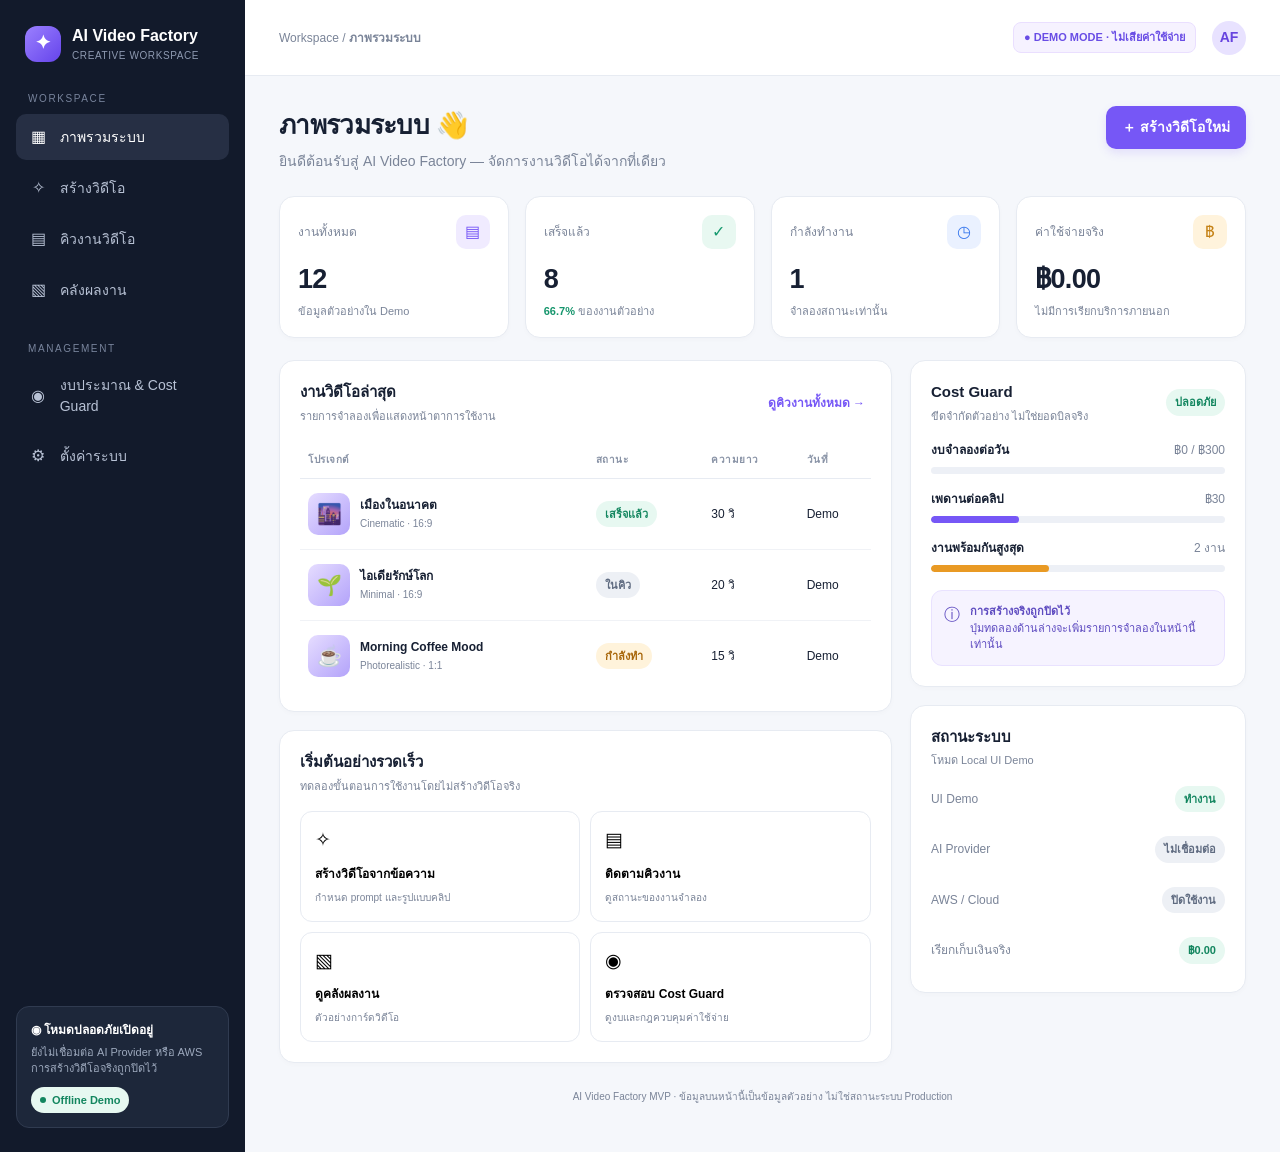
<file: ai-video-factory/index.html>
<!doctype html>
<html lang="th">
<head>
<meta charset="utf-8"><meta name="viewport" content="width=device-width,initial-scale=1">
<title>AI Video Factory — UI Demo</title>
<style>
:root{--bg:#f5f7fb;--panel:#fff;--ink:#172033;--muted:#7a8498;--line:#e7ebf2;--nav:#121a2b;--purple:#7657f6;--green:#18a879;--amber:#e99a24;--blue:#3878ed}
*{box-sizing:border-box}body{margin:0;background:var(--bg);font:14px/1.5 Inter,-apple-system,BlinkMacSystemFont,"Segoe UI",sans-serif;color:var(--ink)}button,input,select,textarea{font:inherit}.app{display:grid;grid-template-columns:245px minmax(0,1fr);min-height:100vh}.side{background:var(--nav);color:#c4ccdc;padding:24px 16px;display:flex;flex-direction:column;gap:28px}.brand{display:flex;align-items:center;gap:11px;padding:0 9px;color:white;font-size:16px;font-weight:750}.logo{width:36px;height:36px;border-radius:12px;background:linear-gradient(135deg,#9b80ff,#6544eb);display:grid;place-items:center;color:white;font-size:19px}.navlabel{font-size:10px;letter-spacing:1.6px;color:#78849c;padding:0 12px;margin-bottom:8px}.nav{display:grid;gap:5px}.nav button{border:0;background:transparent;color:#b8c2d5;text-align:left;padding:11px 12px;border-radius:10px;cursor:pointer;display:flex;align-items:center;gap:12px}.nav button.active,.nav button:hover{background:#262f44;color:white}.nav .ico{width:20px;text-align:center;font-size:16px}.sidefoot{margin-top:auto;background:#1d273a;border:1px solid #303b50;border-radius:13px;padding:14px}.sidefoot strong{display:block;color:#fff;font-size:12px;margin-bottom:5px}.sidefoot p{font-size:11px;color:#9da9bd;margin:0 0 10px}.pill{display:inline-flex;align-items:center;gap:6px;border-radius:999px;padding:5px 9px;font-size:11px;font-weight:650}.pill.green{color:#13865f;background:#e7f8f1}.pill.purple{color:#6744df;background:#f0ebff}.pill.amber{color:#a76508;background:#fff3db}.pill.gray{color:#5f6b80;background:#edf0f5}.dot{width:6px;height:6px;background:currentColor;border-radius:50%}.main{min-width:0}.top{height:76px;background:#fff;border-bottom:1px solid var(--line);display:flex;align-items:center;justify-content:space-between;padding:0 34px}.crumb{color:var(--muted);font-size:12px}.topright{display:flex;align-items:center;gap:16px}.avatar{width:34px;height:34px;border-radius:50%;background:#e8e2ff;color:#6744df;display:grid;place-items:center;font-weight:750}.demoTag{font-size:11px;border:1px solid #eadfff;background:#f6f2ff;color:#694de5;padding:6px 10px;border-radius:8px;font-weight:700}.content{max-width:1400px;margin:auto;padding:30px 34px 48px}.heading{display:flex;align-items:flex-start;justify-content:space-between;gap:20px;margin-bottom:24px}.heading h1{font-size:26px;letter-spacing:-.7px;margin:0 0 6px}.heading p{color:var(--muted);margin:0}.primary{background:var(--purple);color:white;border:0;border-radius:10px;padding:11px 16px;font-weight:700;cursor:pointer;box-shadow:0 4px 10px #7657f626}.primary:hover{background:#6544e9}.secondary{border:1px solid var(--line);background:white;border-radius:9px;padding:9px 13px;cursor:pointer;color:var(--ink)}.metrics{display:grid;grid-template-columns:repeat(4,minmax(0,1fr));gap:16px;margin-bottom:22px}.metric,.card{background:var(--panel);border:1px solid var(--line);border-radius:15px;box-shadow:0 2px 5px #1a2a4505}.metric{padding:18px}.metrichead{display:flex;justify-content:space-between;align-items:center;color:var(--muted);font-size:12px}.metricico{width:34px;height:34px;border-radius:10px;display:grid;place-items:center;font-size:16px;background:#f0ebff;color:#7555f6}.metricico.green{background:#e8f8f1;color:#16996e}.metricico.blue{background:#eaf1ff;color:#3878ed}.metricico.amber{background:#fff3dc;color:#c58216}.value{font-size:27px;font-weight:780;letter-spacing:-.7px;margin:10px 0 3px}.sub{font-size:11px;color:var(--muted)}.sub b{color:#15956c}.columns{display:grid;grid-template-columns:minmax(0,1.55fr) minmax(270px,.85fr);gap:18px}.card{padding:20px;margin-bottom:18px}.cardhead{display:flex;align-items:center;justify-content:space-between;gap:12px;margin-bottom:17px}.cardhead h2{font-size:15px;margin:0}.cardhead p{margin:4px 0 0;color:var(--muted);font-size:11px}.textbtn{border:0;background:none;color:var(--purple);font-weight:700;cursor:pointer;font-size:12px}.jobs{width:100%;border-collapse:collapse}.jobs th{text-align:left;font-size:10px;letter-spacing:.5px;color:#8993a6;font-weight:650;padding:11px 8px;border-bottom:1px solid var(--line)}.jobs td{padding:14px 8px;border-bottom:1px solid #f0f2f6;font-size:12px}.jobs tr:last-child td{border-bottom:0}.project{display:flex;align-items:center;gap:10px;min-width:160px}.thumb{width:42px;height:42px;border-radius:10px;background:linear-gradient(135deg,#e6ddff,#b3a3fa);display:grid;place-items:center;font-size:20px;flex-shrink:0}.thumb.t2{background:linear-gradient(135deg,#ffe8cc,#f7b879)}.thumb.t3{background:linear-gradient(135deg,#cceee8,#73c9b7)}.project strong{display:block;font-size:12px}.project small{color:var(--muted);font-size:10px}.usage{display:grid;gap:16px}.usage-row{display:flex;justify-content:space-between;align-items:center;font-size:12px;margin-bottom:8px}.usage-row span{color:var(--muted)}.track{height:7px;background:#edf0f6;border-radius:999px;overflow:hidden}.bar{height:100%;border-radius:999px;background:var(--purple)}.bar.green{background:var(--green)}.bar.amber{background:var(--amber)}.note{display:flex;gap:10px;background:#f6f3ff;border:1px solid #e9e2ff;padding:12px;border-radius:11px;color:#5e4bc0;font-size:11px;margin-top:18px}.note span{font-size:16px}.quickgrid{display:grid;grid-template-columns:1fr 1fr;gap:10px}.quick{padding:14px;border:1px solid var(--line);border-radius:12px;cursor:pointer;background:#fff;text-align:left}.quick:hover{border-color:#c8baff;background:#fcfbff}.quick .qico{font-size:19px;margin-bottom:10px}.quick strong{display:block;font-size:12px;margin-bottom:3px}.quick small{font-size:10px;color:var(--muted)}.bottomline{color:var(--muted);font-size:10px;text-align:center;margin-top:8px}.view{display:none}.view.active{display:block}.formgrid{display:grid;grid-template-columns:1fr 1fr;gap:15px}.field{display:grid;gap:7px}.field.full{grid-column:1/-1}.field label{font-weight:700;font-size:12px}.field input,.field select,.field textarea{width:100%;border:1px solid #dfe4ed;border-radius:9px;padding:11px 12px;background:white;color:var(--ink);outline:none}.field textarea{min-height:100px;resize:vertical}.field input:focus,.field select:focus,.field textarea:focus{border-color:#a99aff;box-shadow:0 0 0 3px #7657f617}.helper{font-size:10px;color:var(--muted)}.formactions{display:flex;justify-content:flex-end;gap:10px;margin-top:20px}.preview{border:1px dashed #d6dbea;border-radius:13px;background:#fafbfe;min-height:210px;display:grid;place-items:center;text-align:center;padding:22px;color:var(--muted)}.preview .play{width:50px;height:50px;border-radius:50%;background:#eee9ff;color:var(--purple);display:grid;place-items:center;font-size:20px;margin:0 auto 12px}.toast{position:fixed;right:22px;bottom:22px;background:#172033;color:white;padding:13px 16px;border-radius:12px;box-shadow:0 10px 35px #121a2b30;display:none;max-width:320px;z-index:9}.toast.show{display:block;animation:pop .2s ease}@keyframes pop{from{transform:translateY(8px);opacity:0}to{transform:translateY(0);opacity:1}}.mobilemenu{display:none}
@media(max-width:1000px){.app{grid-template-columns:205px minmax(0,1fr)}.content{padding:24px 20px}.top{padding:0 20px}.metrics{grid-template-columns:repeat(2,minmax(0,1fr))}.columns{grid-template-columns:1fr}.side{padding:20px 12px}}
@media(max-width:650px){.app{grid-template-columns:1fr}.side{display:none}.top{height:62px;padding:0 16px}.content{padding:22px 14px}.heading{align-items:stretch;flex-direction:column}.heading h1{font-size:23px}.heading .primary{align-self:flex-start}.metrics{gap:10px}.metric{padding:14px}.value{font-size:23px}.columns{display:block}.card{padding:15px;overflow:auto}.jobs{min-width:520px}.formgrid{grid-template-columns:1fr}.field.full{grid-column:auto}.topright{gap:8px}.demoTag{font-size:10px}.crumb{display:none}}
</style>
</head>
<body>
<div class="app">
<aside class="side">
 <div class="brand"><div class="logo">✦</div><div>AI Video Factory<div style="font-size:10px;font-weight:500;color:#8e9ab1;letter-spacing:.6px">CREATIVE WORKSPACE</div></div></div>
 <div><div class="navlabel">WORKSPACE</div><nav class="nav">
 <button class="active" data-view="dashboard"><span class="ico">▦</span> ภาพรวมระบบ</button>
 <button data-view="create"><span class="ico">✧</span> สร้างวิดีโอ</button>
 <button data-view="jobs"><span class="ico">▤</span> คิวงานวิดีโอ</button>
 <button data-view="library"><span class="ico">▧</span> คลังผลงาน</button>
 </nav></div>
 <div><div class="navlabel">MANAGEMENT</div><nav class="nav">
 <button data-view="cost"><span class="ico">◉</span> งบประมาณ & Cost Guard</button>
 <button data-view="settings"><span class="ico">⚙</span> ตั้งค่าระบบ</button>
 </nav></div>
 <div class="sidefoot"><strong>◉ โหมดปลอดภัยเปิดอยู่</strong><p>ยังไม่เชื่อมต่อ AI Provider หรือ AWS การสร้างวิดีโอจริงถูกปิดไว้</p><span class="pill green"><span class="dot"></span> Offline Demo</span></div>
</aside>
<main class="main">
<header class="top"><div class="crumb">Workspace / <strong id="crumb">ภาพรวมระบบ</strong></div><div class="topright"><span class="demoTag">● DEMO MODE · ไม่เสียค่าใช้จ่าย</span><div class="avatar">AF</div></div></header>
<div class="content">
<section class="view active" id="dashboard">
 <div class="heading"><div><h1>ภาพรวมระบบ 👋</h1><p>ยินดีต้อนรับสู่ AI Video Factory — จัดการงานวิดีโอได้จากที่เดียว</p></div><button class="primary" data-go="create">＋ สร้างวิดีโอใหม่</button></div>
 <div class="metrics">
  <div class="metric"><div class="metrichead">งานทั้งหมด <span class="metricico">▤</span></div><div class="value" id="m-total">12</div><div class="sub">ข้อมูลตัวอย่างใน Demo</div></div>
  <div class="metric"><div class="metrichead">เสร็จแล้ว <span class="metricico green">✓</span></div><div class="value" id="m-done">8</div><div class="sub"><b>66.7%</b> ของงานตัวอย่าง</div></div>
  <div class="metric"><div class="metrichead">กำลังทำงาน <span class="metricico blue">◷</span></div><div class="value" id="m-running">2</div><div class="sub">จำลองสถานะเท่านั้น</div></div>
  <div class="metric"><div class="metrichead">ค่าใช้จ่ายจริง <span class="metricico amber">฿</span></div><div class="value">฿0.00</div><div class="sub">ไม่มีการเรียกบริการภายนอก</div></div>
 </div>
 <div class="columns"><div>
  <div class="card"><div class="cardhead"><div><h2>งานวิดีโอล่าสุด</h2><p>รายการจำลองเพื่อแสดงหน้าตาการใช้งาน</p></div><button class="textbtn" data-go="jobs">ดูคิวงานทั้งหมด →</button></div>
  <table class="jobs"><thead><tr><th>โปรเจกต์</th><th>สถานะ</th><th>ความยาว</th><th>วันที่</th></tr></thead><tbody id="recentRows">
   <tr><td><div class="project"><div class="thumb">🏞️</div><div><strong>เที่ยวไทยใน 30 วินาที</strong><small>Vertical · 9:16</small></div></div></td><td><span class="pill green">✓ เสร็จแล้ว</span></td><td>30 วิ</td><td>วันนี้</td></tr>
   <tr><td><div class="project"><div class="thumb t2">☕</div><div><strong>Morning Coffee Mood</strong><small>Social · 1:1</small></div></div></td><td><span class="pill amber">◷ กำลังทำ</span></td><td>15 วิ</td><td>วันนี้</td></tr>
   <tr><td><div class="project"><div class="thumb t3">🌱</div><div><strong>ไอเดียรักษ์โลก</strong><small>Landscape · 16:9</small></div></div></td><td><span class="pill gray">ในคิว</span></td><td>20 วิ</td><td>เมื่อวาน</td></tr>
  </tbody></table></div>
  <div class="card"><div class="cardhead"><div><h2>เริ่มต้นอย่างรวดเร็ว</h2><p>ทดลองขั้นตอนการใช้งานโดยไม่สร้างวิดีโอจริง</p></div></div><div class="quickgrid">
   <button class="quick" data-go="create"><div class="qico">✧</div><strong>สร้างวิดีโอจากข้อความ</strong><small>กำหนด prompt และรูปแบบคลิป</small></button>
   <button class="quick" data-go="jobs"><div class="qico">▤</div><strong>ติดตามคิวงาน</strong><small>ดูสถานะของงานจำลอง</small></button>
   <button class="quick" data-go="library"><div class="qico">▧</div><strong>ดูคลังผลงาน</strong><small>ตัวอย่างการ์ดวิดีโอ</small></button>
   <button class="quick" data-go="cost"><div class="qico">◉</div><strong>ตรวจสอบ Cost Guard</strong><small>ดูงบและกฎควบคุมค่าใช้จ่าย</small></button>
  </div></div>
 </div><div>
  <div class="card"><div class="cardhead"><div><h2>Cost Guard</h2><p>ขีดจำกัดตัวอย่าง ไม่ใช่ยอดบิลจริง</p></div><span class="pill green">ปลอดภัย</span></div>
   <div class="usage"><div><div class="usage-row"><strong>งบจำลองต่อวัน</strong><span>฿0 / ฿300</span></div><div class="track"><div class="bar green" style="width:0%"></div></div></div>
   <div><div class="usage-row"><strong>เพดานต่อคลิป</strong><span>฿30</span></div><div class="track"><div class="bar" style="width:30%"></div></div></div>
   <div><div class="usage-row"><strong>งานพร้อมกันสูงสุด</strong><span>2 งาน</span></div><div class="track"><div class="bar amber" style="width:40%"></div></div></div></div>
   <div class="note"><span>ⓘ</span><div><strong>การสร้างจริงถูกปิดไว้</strong><br>ปุ่มทดลองด้านล่างจะเพิ่มรายการจำลองในหน้านี้เท่านั้น</div></div>
  </div>
  <div class="card"><div class="cardhead"><div><h2>สถานะระบบ</h2><p>โหมด Local UI Demo</p></div></div>
   <div class="usage"><div class="usage-row"><span>UI Demo</span><span class="pill green">ทำงาน</span></div><div class="usage-row"><span>AI Provider</span><span class="pill gray">ไม่เชื่อมต่อ</span></div><div class="usage-row"><span>AWS / Cloud</span><span class="pill gray">ปิดใช้งาน</span></div><div class="usage-row"><span>เรียกเก็บเงินจริง</span><span class="pill green">฿0.00</span></div></div>
  </div>
 </div></div>
 <div class="bottomline">AI Video Factory MVP · ข้อมูลบนหน้านี้เป็นข้อมูลตัวอย่าง ไม่ใช่สถานะระบบ Production</div>
</section>
<section class="view" id="create">
 <div class="heading"><div><h1>สร้างวิดีโอใหม่ ✧</h1><p>กรอกข้อมูลเพื่อทดลองหน้าสร้างงาน — ระบบจะไม่ส่งข้อมูลไปยังบริการ AI</p></div><span class="pill purple">Local Demo Only</span></div>
 <div class="columns"><div class="card"><div class="cardhead"><div><h2>รายละเอียดวิดีโอ</h2><p>ทุกช่องเป็นตัวอย่างและทำงานภายในหน้าเว็บ</p></div></div>
 <form id="createForm"><div class="formgrid">
 <div class="field full"><label for="title">ชื่อโปรเจกต์</label><input id="title" placeholder="เช่น คลิปแนะนำร้านกาแฟ" required maxlength="80"></div>
 <div class="field full"><label for="prompt">คำอธิบายวิดีโอ (Prompt)</label><textarea id="prompt" placeholder="อธิบายฉาก อารมณ์ แสง สี และการเคลื่อนไหวที่ต้องการ..." required maxlength="1200"></textarea><div class="helper">ไม่ส่ง Prompt ไปยัง AI — ใช้เพื่อสาธิต UI เท่านั้น</div></div>
 <div class="field"><label for="duration">ความยาวคลิป</label><select id="duration"><option value="15">15 วินาที</option><option value="20">20 วินาที</option><option value="30" selected>30 วินาที</option></select></div>
 <div class="field"><label for="ratio">อัตราส่วนภาพ</label><select id="ratio"><option value="9:16">แนวตั้ง · 9:16</option><option value="16:9">แนวนอน · 16:9</option><option value="1:1">สี่เหลี่ยม · 1:1</option></select></div>
 <div class="field"><label for="style">สไตล์ภาพ</label><select id="style"><option>ภาพยนตร์ (Cinematic)</option><option>สมจริง (Photorealistic)</option><option>แอนิเมชัน (Animation)</option><option>มินิมอล (Minimal)</option><option>สารคดี (Documentary)</option></select></div>
 <div class="field"><label for="quality">คุณภาพ (ตัวอย่าง)</label><select id="quality"><option>Standard</option><option>High</option></select></div>
 </div><div class="formactions"><button type="button" class="secondary" data-go="dashboard">ยกเลิก</button><button type="submit" class="primary">＋ เพิ่มงานจำลองเข้าคิว</button></div></form></div>
 <div><div class="card"><div class="cardhead"><div><h2>ตัวอย่างหน้าพรีวิว</h2><p>ไม่มีการสร้างหรือดาวน์โหลดไฟล์วิดีโอ</p></div></div><div class="preview"><div><div class="play">▶</div><strong>ตัวอย่างพรีวิว</strong><p style="font-size:11px">พื้นที่นี้จะแสดงตัวอย่างเมื่อเชื่อมต่อเครื่องมือสร้างวิดีโอในอนาคต</p></div></div></div>
 <div class="card"><h2 style="font-size:14px;margin:0 0 12px">ก่อนเริ่มสร้างจริง</h2><div class="usage"><div class="usage-row"><span>ตรวจสอบราคา Provider</span><span class="pill amber">ยังไม่ทำ</span></div><div class="usage-row"><span>ตั้งงบและเพดานค่าใช้จ่าย</span><span class="pill green">ออกแบบไว้</span></div><div class="usage-row"><span>อนุมัติการเรียกบริการ</span><span class="pill gray">ยังไม่อนุมัติ</span></div></div></div></div></div>
</section>
<section class="view" id="jobs">
 <div class="heading"><div><h1>คิวงานวิดีโอ</h1><p>ตรวจสอบสถานะงานตัวอย่างและทดลองเพิ่มงานใหม่</p></div><button class="primary" data-go="create">＋ สร้างงานจำลอง</button></div>
 <div class="card"><div class="cardhead"><div><h2>งานทั้งหมด</h2><p id="jobCount">แสดงรายการตัวอย่าง</p></div><span class="pill gray">ไม่ใช่คิวงานจริง</span></div>
 <table class="jobs"><thead><tr><th>โปรเจกต์</th><th>สถานะ</th><th>ความยาว</th><th>อัตราส่วน</th><th>การทำงาน</th></tr></thead><tbody id="allRows"></tbody></table></div>
</section>
<section class="view" id="library">
 <div class="heading"><div><h1>คลังผลงาน</h1><p>ตัวอย่างการจัดวางวิดีโอในคลัง — ไม่มีไฟล์วิดีโอจริง</p></div><button class="primary" data-go="create">＋ สร้างงานจำลอง</button></div>
 <div class="metrics"><div class="metric"><div class="metrichead">รายการตัวอย่าง</div><div class="value" id="libCount">3</div><div class="sub">รวมงานที่เพิ่มใน Demo นี้</div></div><div class="metric"><div class="metrichead">ไฟล์วิดีโอจริง</div><div class="value">0</div><div class="sub">ไม่มีการเรนเดอร์</div></div></div>
 <div class="quickgrid" id="libraryGrid"></div>
</section>
<section class="view" id="cost">
 <div class="heading"><div><h1>งบประมาณ & Cost Guard</h1><p>แสดงแนวคิดการควบคุมต้นทุน ไม่ใช่ข้อมูลบิลจาก AWS หรือผู้ให้บริการ</p></div><span class="pill green">ไม่มีค่าใช้จ่ายจริง</span></div>
 <div class="metrics"><div class="metric"><div class="metrichead">ยอดใช้จ่ายจริง</div><div class="value">฿0.00</div><div class="sub">ไม่มีบริการภายนอก</div></div><div class="metric"><div class="metrichead">งบตัวอย่างต่อวัน</div><div class="value">฿300</div><div class="sub">ค่าจำลองสำหรับ UI</div></div><div class="metric"><div class="metrichead">เพดานต่อคลิป</div><div class="value">฿30</div><div class="sub">ยังไม่ใช่ราคาผู้ให้บริการ</div></div><div class="metric"><div class="metrichead">งานพร้อมกัน</div><div class="value">2</div><div class="sub">ค่าตัวอย่าง</div></div></div>
 <div class="card"><div class="cardhead"><div><h2>กฎความปลอดภัยที่ออกแบบไว้</h2><p>การเปิดใช้งานจริงต้องผ่านการตรวจสอบและอนุมัติแยกต่างหาก</p></div></div><div class="usage"><div class="usage-row"><strong>1. ปิดการเรียก AI โดยค่าเริ่มต้น</strong><span class="pill green">เปิดใช้</span></div><div class="usage-row"><strong>2. ไม่สร้าง AWS resources อัตโนมัติ</strong><span class="pill green">เปิดใช้</span></div><div class="usage-row"><strong>3. แสดงต้นทุนก่อนส่งงาน</strong><span class="pill amber">ตัวอย่าง UI</span></div><div class="usage-row"><strong>4. จำกัดงบและจำนวนงานพร้อมกัน</strong><span class="pill amber">ต้องตรวจสอบก่อนใช้จริง</span></div><div class="usage-row"><strong>5. บันทึกยอดใช้จ่ายจริงจาก Provider</strong><span class="pill gray">ยังไม่เชื่อมต่อ</span></div></div></div>
</section>
<section class="view" id="settings">
 <div class="heading"><div><h1>ตั้งค่าระบบ</h1><p>การตั้งค่าที่แสดงเป็นสถานะจำลอง — ไม่มีการบันทึกหรือเปลี่ยนค่าเซิร์ฟเวอร์</p></div></div>
 <div class="card"><div class="cardhead"><div><h2>การเชื่อมต่อและความปลอดภัย</h2><p>ปิดการเชื่อมต่อภายนอกทั้งหมดใน Demo นี้</p></div></div><div class="usage"><div class="usage-row"><strong>AI Video Provider</strong><span class="pill gray">Disconnected</span></div><div class="usage-row"><strong>AWS / S3 / Cloud</strong><span class="pill gray">Disabled</span></div><div class="usage-row"><strong>Background Worker</strong><span class="pill gray">Not running</span></div><div class="usage-row"><strong>การเรียกเก็บเงิน</strong><span class="pill green">ไม่มี</span></div></div><div class="note"><span>🔒</span><div><strong>ไม่มีปุ่มเปิดใช้งานบริการจริง</strong><br>การเชื่อมต่อ Provider หรือ Cloud จะต้องทำเป็นขั้นตอนแยก พร้อมตรวจสอบราคาและขออนุมัติก่อน</div></div></div>
</section>
</div></main></div><div class="toast" id="toast" role="status" aria-live="polite"></div>
<script>
const labels={dashboard:"ภาพรวมระบบ",create:"สร้างวิดีโอ",jobs:"คิวงานวิดีโอ",library:"คลังผลงาน",cost:"งบประมาณ & Cost Guard",settings:"ตั้งค่าระบบ"};
let jobs=[
{id:1,title:"เที่ยวไทยใน 30 วินาที",prompt:"วิวภูเขาและทะเล",duration:30,ratio:"9:16",style:"Cinematic",status:"done",icon:"🏞️"},
{id:2,title:"Morning Coffee Mood",prompt:"กาแฟยามเช้า แสงอบอุ่น",duration:15,ratio:"1:1",style:"Photorealistic",status:"running",icon:"☕"},
{id:3,title:"ไอเดียรักษ์โลก",prompt:"ธรรมชาติสีเขียว",duration:20,ratio:"16:9",style:"Minimal",status:"queued",icon:"🌱"},
{id:4,title:"เมืองในอนาคต",prompt:"เมืองอนาคตยามค่ำคืน",duration:30,ratio:"16:9",style:"Cinematic",status:"done",icon:"🌆"}
];
let nextId=5;const statusInfo={done:["เสร็จแล้ว","green"],running:["กำลังทำ","amber"],queued:["ในคิว","gray"]};
function safe(s){return String(s).replace(/[&<>"']/g,c=>({"&":"&amp;","<":"&lt;",">":"&gt;",'"':"&quot;","'":"&#39;"}[c]))}
function statusPill(s){const [t,c]=statusInfo[s]||statusInfo.queued;return '<span class="pill '+c+'">'+t+'</span>'}
function rows(){return jobs.map(j=>'<tr><td><div class="project"><div class="thumb">'+j.icon+'</div><div><strong>'+safe(j.title)+'</strong><small>'+safe(j.style)+' · '+safe(j.ratio)+'</small></div></div></td><td>'+statusPill(j.status)+'</td><td>'+j.duration+' วิ</td><td>'+safe(j.ratio)+'</td><td><button class="textbtn" data-detail="'+j.id+'">ดูรายละเอียด</button></td></tr>').join("")}
function render(){document.getElementById("allRows").innerHTML=rows();document.getElementById("recentRows").innerHTML=jobs.slice(-3).reverse().map(j=>'<tr><td><div class="project"><div class="thumb">'+j.icon+'</div><div><strong>'+safe(j.title)+'</strong><small>'+safe(j.style)+' · '+safe(j.ratio)+'</small></div></div></td><td>'+statusPill(j.status)+'</td><td>'+j.duration+' วิ</td><td>Demo</td></tr>').join("");document.getElementById("jobCount").textContent=jobs.length+" รายการ · ข้อมูลในหน่วยความจำของหน้านี้";document.getElementById("m-total").textContent=jobs.length+8;document.getElementById("m-done").textContent=jobs.filter(j=>j.status==="done").length+6;document.getElementById("m-running").textContent=jobs.filter(j=>j.status==="running").length;document.getElementById("libCount").textContent=jobs.length;document.getElementById("libraryGrid").innerHTML=jobs.map(j=>'<div class="metric"><div class="thumb" style="width:100%;height:120px;font-size:35px;margin-bottom:14px">'+j.icon+'</div><strong>'+safe(j.title)+'</strong><div class="sub" style="margin:5px 0 12px">'+j.duration+' วินาที · '+safe(j.ratio)+'</div>'+statusPill(j.status)+'<div class="helper" style="margin-top:10px">ตัวอย่างการ์ด ไม่มีไฟล์วิดีโอ</div></div>').join("")}
function go(view){if(!labels[view])return;document.querySelectorAll(".view").forEach(e=>e.classList.toggle("active",e.id===view));document.querySelectorAll(".nav button").forEach(e=>e.classList.toggle("active",e.dataset.view===view));document.getElementById("crumb").textContent=labels[view];window.scrollTo({top:0,behavior:"smooth"})}
let toastTimer;function toast(msg){const t=document.getElementById("toast");t.textContent=msg;t.classList.add("show");clearTimeout(toastTimer);toastTimer=setTimeout(()=>t.classList.remove("show"),3200)}
document.addEventListener("click",e=>{const nav=e.target.closest("[data-view]");if(nav)go(nav.dataset.view);const g=e.target.closest("[data-go]");if(g)go(g.dataset.go);const d=e.target.closest("[data-detail]");if(d){const j=jobs.find(x=>x.id===Number(d.dataset.detail));if(j)toast(j.title+" · "+j.duration+" วิ · "+j.ratio+" · สถานะ: "+statusInfo[j.status][0]+" (ข้อมูลจำลอง)")}});document.getElementById("createForm").addEventListener("submit",e=>{e.preventDefault();const title=document.getElementById("title").value.trim(),prompt=document.getElementById("prompt").value.trim();if(!title||!prompt)return;const ratios={"9:16":"📱","16:9":"🎬","1:1":"◻️"};jobs.push({id:nextId++,title,prompt,duration:Number(document.getElementById("duration").value),ratio:document.getElementById("ratio").value,style:document.getElementById("style").value,status:"queued",icon:ratios[document.getElementById("ratio").value]||"🎞️"});render();e.target.reset();go("jobs");toast("เพิ่มงานจำลองในหน้านี้แล้ว — ไม่มีการเรียก AI หรือบริการภายนอก")});render();
</script>
</body></html>
</file>
